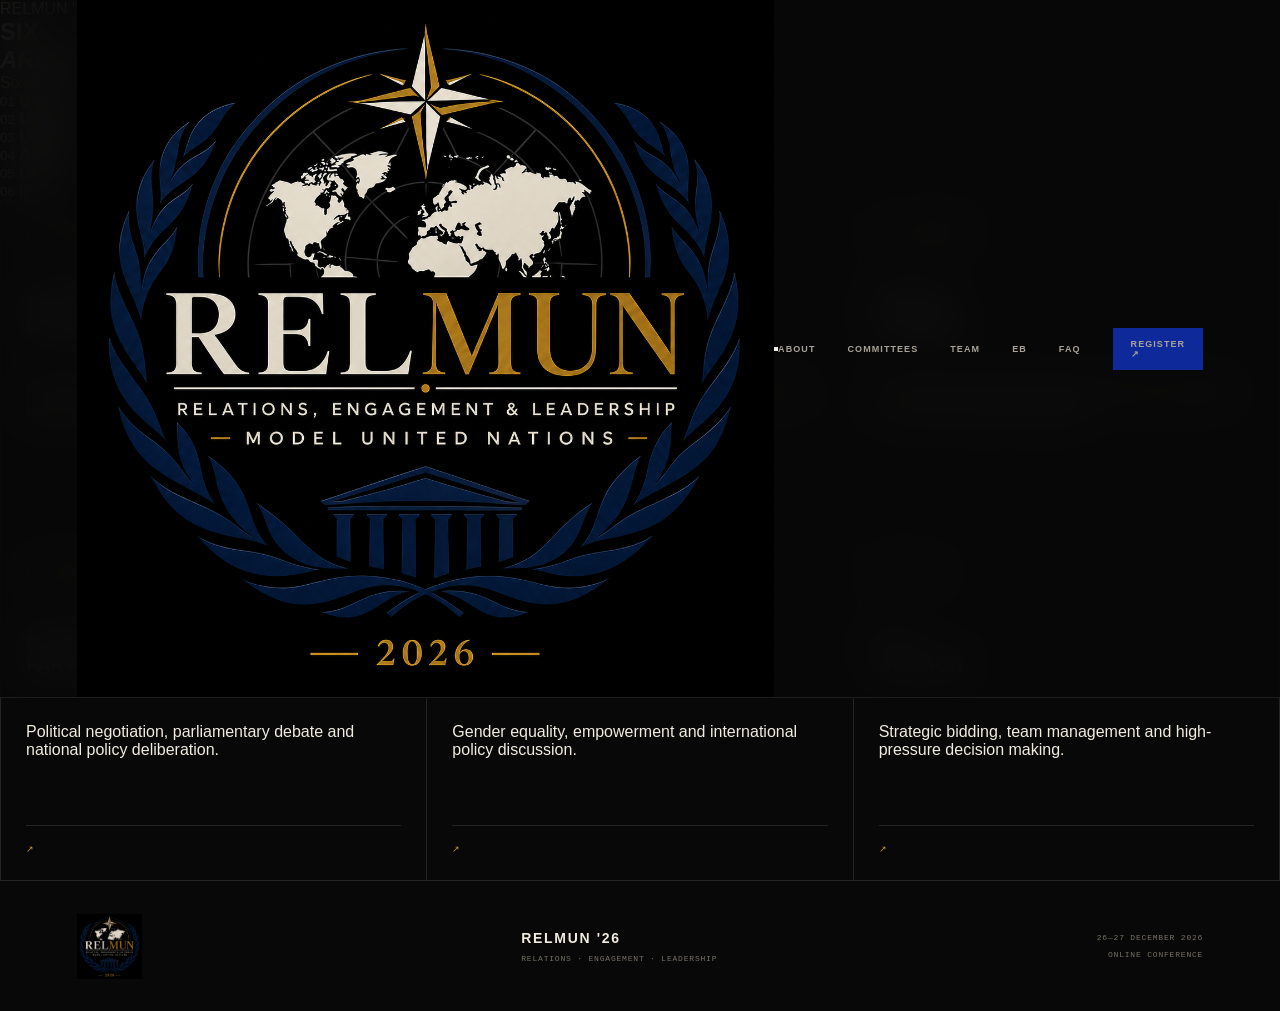
<file: committees.html>
<!doctype html>
<html lang="en">

<head>
<meta charset="utf-8">
<meta name="viewport" content="width=device-width,initial-scale=1">

<title>Committees — RELMUN '26</title>

<link rel="icon" href="relmun-logo.png">
<link rel="stylesheet" href="style.css">
</head>


<body>

<header>

<nav class="navbar">

<a
  class="nav-logo"
  href="index.html"
>
  <img
    src="relmun-logo.png"
    alt="RELMUN '26"
  >
</a>


<button
  class="nav-menu"
  id="navMenu"
  aria-label="Open menu"
>
  <span></span>
  <span></span>
</button>


<div
  class="nav-links"
  id="navLinks"
>

<a href="index.html#about">
  ABOUT
</a>

<a href="committees.html">
  COMMITTEES
</a>

<a href="index.html#team">
  TEAM
</a>

<a href="eb.html">
  EB
</a>

<a href="faq.html">
  FAQ
</a>

<a
  href="register.html"
  class="nav-register"
>
  REGISTER ↗
</a>

</div>

</nav>

</header>


<main class="detail-page">


<section class="detail-hero">

<div>

<span class="detail-kicker">
  RELMUN '26 · COMMITTEES
</span>

<h1>
  SIX<br>
  <em>ARENAS.</em>
</h1>

<p>
  Six distinct committee experiences.
  Explore the mandate, format and focus
  of every room.
</p>

</div>


<div class="detail-side">

<div>
  <small>01</small>
  <strong>UNSC</strong>
</div>

<div>
  <small>02</small>
  <strong>UNHRC</strong>
</div>

<div>
  <small>03</small>
  <strong>UNODC</strong>
</div>

<div>
  <small>04</small>
  <strong>AIPPM</strong>
</div>

<div>
  <small>05</small>
  <strong>UNW</strong>
</div>

<div>
  <small>06</small>
  <strong>IPLA</strong>
</div>

</div>

</section>



<section class="detail-content">

<div class="committee-grid">


<!-- UNSC -->

<a
  class="committee-card"
  href="committee.html?committee=unsc"
>

<span class="number">
  01 / UNSC
</span>

<h3>
  SECURITY<br>
  COUNCIL
</h3>

<p>
  International peace and security,
  diplomacy and high-level decision making.
</p>

<div
  class="card-footer"
  style="margin-top: 18px;"
>

<span>↗</span>

</div>

</a>



<!-- UNHRC -->

<a
  class="committee-card"
  href="committee.html?committee=unhrc"
>

<span class="number">
  02 / UNHRC
</span>

<h3>
  HUMAN<br>
  RIGHTS
</h3>

<p>
  International human rights, cooperation
  and policy-focused multilateral debate.
</p>

<div
  class="card-footer"
  style="margin-top: 18px;"
>

<span>↗</span>

</div>

</a>



<!-- UNODC -->

<a
  class="committee-card"
  href="committee.html?committee=unodc"
>

<span class="number">
  03 / UNODC
</span>

<h3>
  DRUGS<br>
  &amp; CRIME
</h3>

<p>
  International cooperation against drugs,
  organised crime and related challenges.
</p>

<div
  class="card-footer"
  style="margin-top: 18px;"
>

<span>↗</span>

</div>

</a>



<!-- AIPPM -->

<a
  class="committee-card"
  href="committee.html?committee=aippm"
>

<span class="number">
  04 / AIPPM
</span>

<h3>
  POLITICAL<br>
  PARTIES
</h3>

<p>
  Political negotiation, parliamentary debate
  and national policy deliberation.
</p>

<div
  class="card-footer"
  style="margin-top: 18px;"
>

<span>↗</span>

</div>

</a>



<!-- UN WOMEN -->

<a
  class="committee-card"
  href="committee.html?committee=unw"
>

<span class="number">
  05 / UNW
</span>

<h3>
  UN<br>
  WOMEN
</h3>

<p>
  Gender equality, empowerment and
  international policy discussion.
</p>

<div
  class="card-footer"
  style="margin-top: 18px;"
>

<span>↗</span>

</div>

</a>



<!-- IPLA -->

<a
  class="committee-card"
  href="committee.html?committee=ipla"
>

<span class="number">
  06 / IPLA
</span>

<h3>
  IPL<br>
  AUCTION
</h3>

<p>
  Strategic bidding, team management and
  high-pressure decision making.
</p>

<div
  class="card-footer"
  style="margin-top: 18px;"
>

<span>↗</span>

</div>

</a>


</div>

</section>

</main>



<footer>

<div class="footer-logo">

<img
  src="relmun-logo.png"
  alt="RELMUN '26"
>

</div>


<div class="footer-middle">

<strong>
  RELMUN '26
</strong>

<span>
  RELATIONS · ENGAGEMENT · LEADERSHIP
</span>

</div>


<div class="footer-right">

<span>
  26—27 DECEMBER 2026
</span>

<span>
  ONLINE CONFERENCE
</span>

</div>

</footer>



<div id="relmun-chatbot"></div>


<script>

const menu =
  document.getElementById("navMenu");

const links =
  document.getElementById("navLinks");


menu?.addEventListener(
  "click",
  () => {

    links.classList.toggle("open");

  }
);

</script>


<script src="chatbot.js"></script>

</body>
</html>
</file>
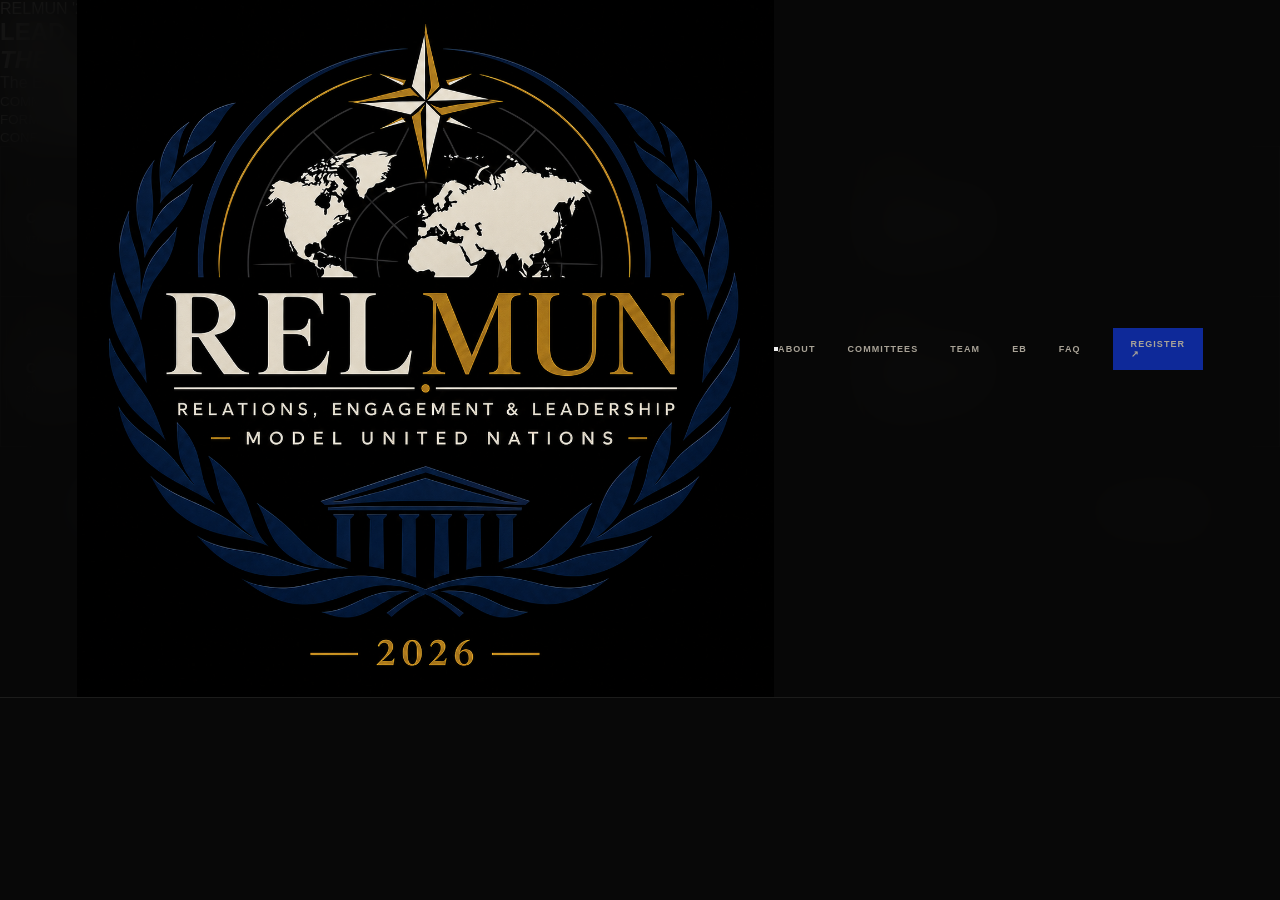
<file: eb.html>
<!doctype html>
<html lang="en">
<head>
<meta charset="utf-8">
<meta name="viewport" content="width=device-width,initial-scale=1">
<title>Executive Board — RELMUN '26</title>
<link rel="icon" href="relmun-logo.png">
<link rel="stylesheet" href="style.css">
</head>

<body>

<header>
<nav class="navbar">
<a class="nav-logo" href="index.html"><img src="relmun-logo.png" alt="RELMUN '26"></a>
<button class="nav-menu" id="navMenu"><span></span><span></span></button>
<div class="nav-links" id="navLinks">
<a href="index.html#about">ABOUT</a>
<a href="committees.html">COMMITTEES</a>
<a href="index.html#team">TEAM</a>
<a href="eb.html">EB</a>
<a href="faq.html">FAQ</a>
<a href="register.html" class="nav-register">REGISTER ↗</a>
</div>
</nav>
</header>

<main class="detail-page">

<section class="detail-hero">
<div>
<span class="detail-kicker">RELMUN '26 · EXECUTIVE BOARD</span>
<h1>LEAD<br><em>THE ROOM.</em></h1>
<p>The Executive Board guides debate, maintains committee procedure and shapes the delegate experience.</p>
</div>

<div class="detail-side">
<div><small>COMMITTEES</small><strong>06</strong></div>
<div><small>FORMAT</small><strong>ONLINE</strong></div>
<div><small>CONFERENCE</small><strong>26—27 DEC</strong></div>
</div>
</section>

<section class="detail-content">

<div class="eb-grid">

<article><span>UNSC</span><h3>CHAIR · TBA</h3><p>VICE CHAIR · TBA<br>MODERATOR · TBA</p></article>

<article><span>UNHRC</span><h3>CHAIR · TBA</h3><p>VICE CHAIR · TBA<br>MODERATOR · TBA</p></article>

<article><span>UNODC</span><h3>CHAIR · TBA</h3><p>VICE CHAIR · TBA<br>MODERATOR · TBA</p></article>

<article><span>AIPPM</span><h3>CHAIR · TBA</h3><p>CO-CHAIR · TBA<br>MODERATOR · TBA</p></article>

<article><span>UNW</span><h3>CHAIR · TBA</h3><p>VICE CHAIR · TBA<br>MODERATOR · TBA</p></article>

<article><span>IPLA</span><h3>CHAIR · TBA</h3><p>CO-CHAIR · TBA<br>MODERATOR · TBA</p></article>

</div>

</section>
</main>

<footer>
<div class="footer-logo"><img src="relmun-logo.png" alt="RELMUN '26"></div>
<div class="footer-middle"><strong>RELMUN '26</strong><span>RELATIONS · ENGAGEMENT · LEADERSHIP</span></div>
<div class="footer-right"><span>26—27 DECEMBER 2026</span><span>ONLINE CONFERENCE</span></div>
</footer>

<div id="relmun-chatbot"></div>

<script>
document.getElementById("navMenu").addEventListener("click",()=>{
document.getElementById("navLinks").classList.toggle("open");
});
</script>
<script src="chatbot.js"></script>
</body>
</html>
</file>
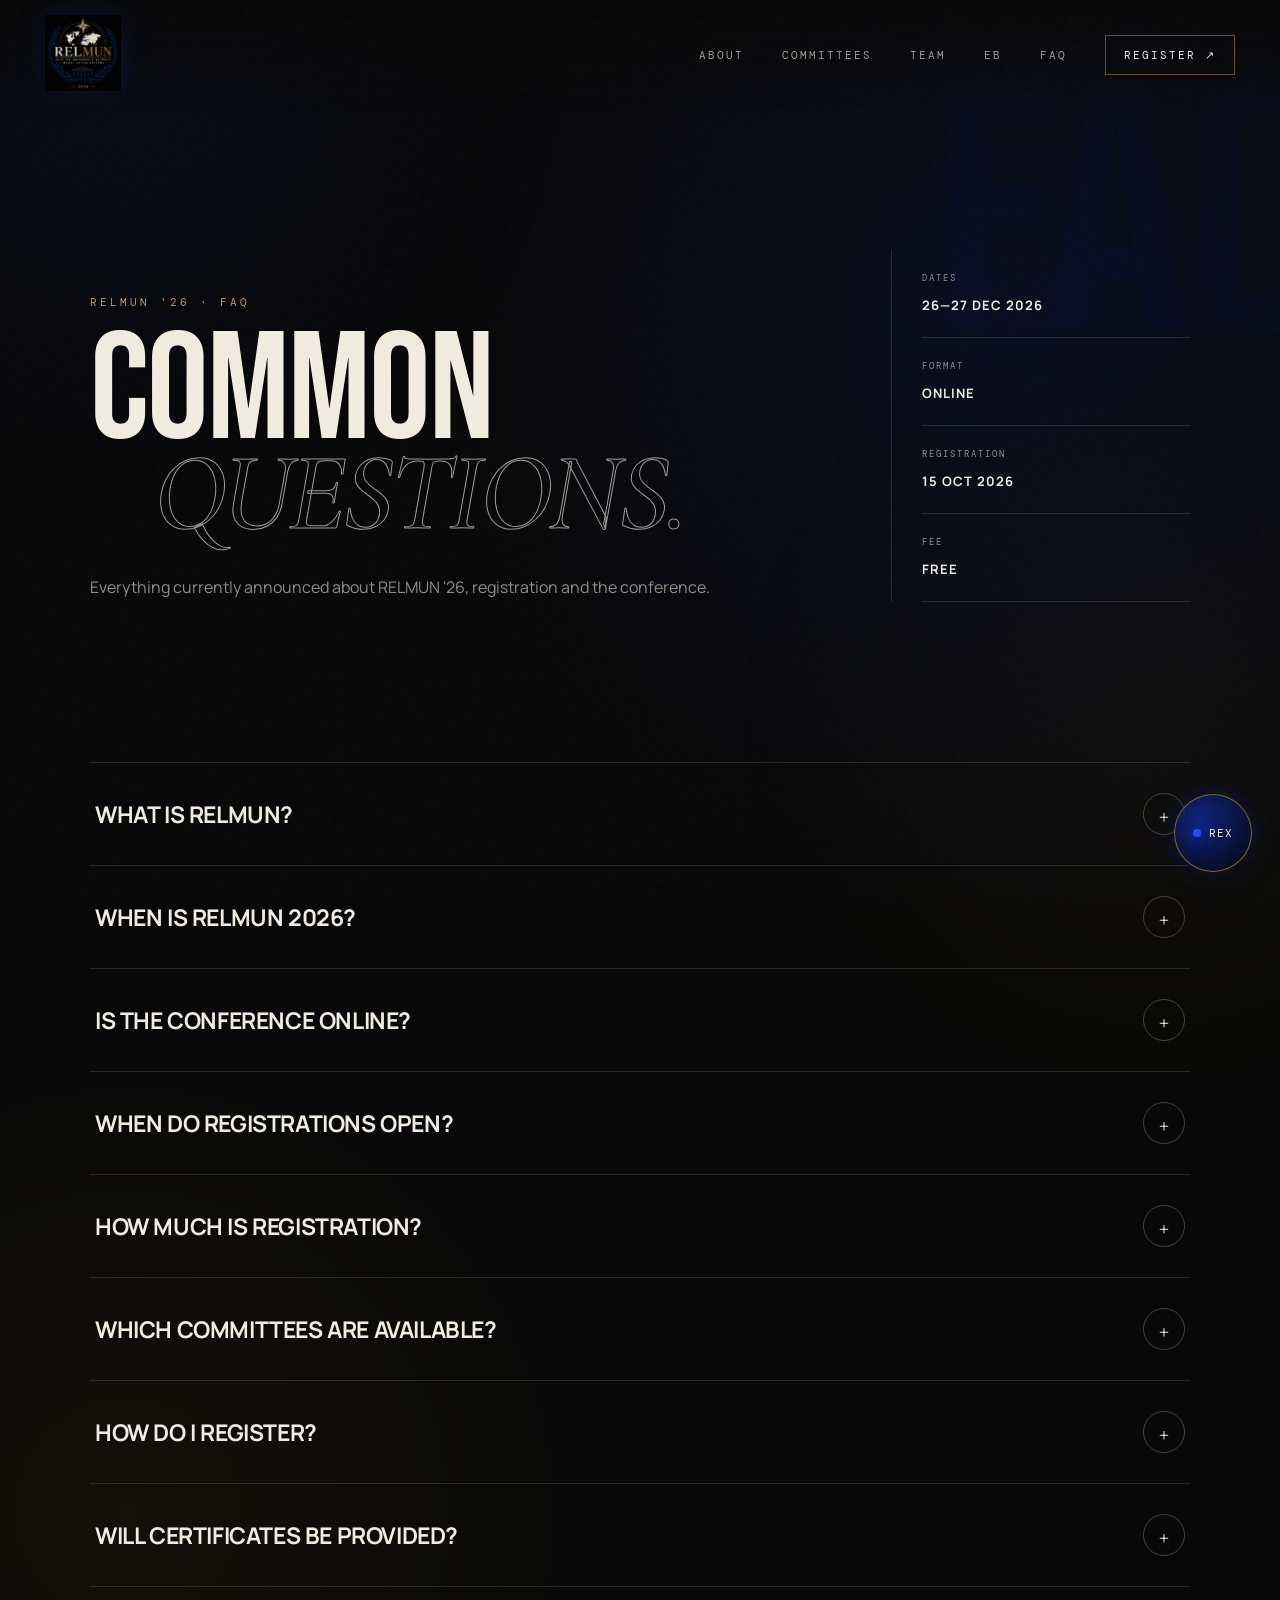
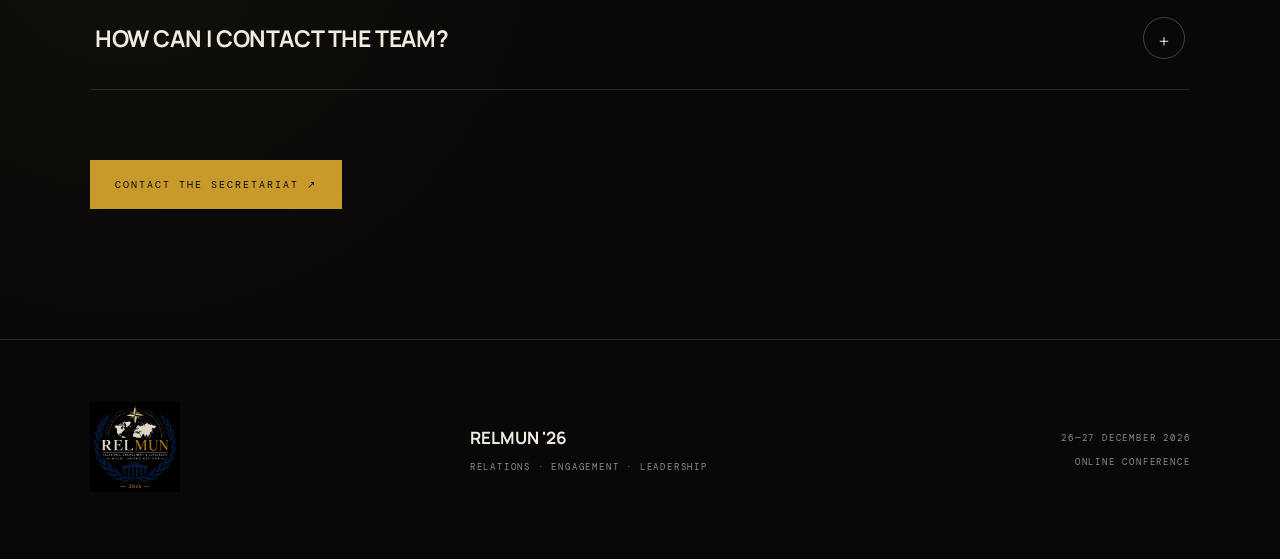
<file: faq.html>
<!doctype html>
<html lang="en">
<head>
<meta charset="utf-8">
<meta name="viewport" content="width=device-width,initial-scale=1">

<title>FAQ — RELMUN '26</title>
<link rel="icon" href="relmun-logo.png">

<!-- FONTS -->
<link rel="preconnect" href="https://fonts.googleapis.com">
<link rel="preconnect" href="https://fonts.gstatic.com" crossorigin>
<link href="https://fonts.googleapis.com/css2?family=Bebas+Neue&family=Cormorant+Garamond:ital,wght@0,400;0,500;0,600;1,500;1,600&family=DM+Mono:wght@400;500&family=Manrope:wght@400;500;600;700;800&display=swap" rel="stylesheet">

<style>

/* =========================================================
   RELMUN '26 — FAQ
   ========================================================= */

:root{
    --black:#080808;
    --deep:#05060b;
    --ivory:#F1ECE0;
    --blue:#0e2999;
    --gold:#C79A2B;
    --muted:rgba(241,236,224,.58);
    --line:rgba(241,236,224,.13);
}

*{
    margin:0;
    padding:0;
    box-sizing:border-box;
}

html{
    scroll-behavior:smooth;
}

body{
    background:
        radial-gradient(circle at 80% 15%,rgba(14,41,153,.16),transparent 28%),
        radial-gradient(circle at 10% 70%,rgba(199,154,43,.06),transparent 25%),
        var(--black);
    color:var(--ivory);
    font-family:"Manrope",sans-serif;
    overflow-x:hidden;
}

/* subtle moving background */

body::before{
    content:"";
    position:fixed;
    inset:-50%;
    pointer-events:none;
    z-index:-2;
    background:
        radial-gradient(circle at 30% 30%,rgba(14,41,153,.09),transparent 20%),
        radial-gradient(circle at 70% 65%,rgba(199,154,43,.045),transparent 20%);
    animation:bgFloat 18s ease-in-out infinite alternate;
}

@keyframes bgFloat{
    from{transform:translate3d(-2%,0,0) scale(1);}
    to{transform:translate3d(2%,2%,0) scale(1.05);}
}

/* grain */

body::after{
    content:"";
    position:fixed;
    inset:0;
    pointer-events:none;
    z-index:9998;
    opacity:.035;
    background-image:url("data:image/svg+xml,%3Csvg viewBox='0 0 180 180' xmlns='http://www.w3.org/2000/svg'%3E%3Cfilter id='n'%3E%3CfeTurbulence type='fractalNoise' baseFrequency='.85' numOctaves='4' stitchTiles='stitch'/%3E%3C/filter%3E%3Crect width='100%25' height='100%25' filter='url(%23n)' opacity='.5'/%3E%3C/svg%3E");
}

/* =========================================================
   NAVBAR
   ========================================================= */

header{
    position:fixed;
    top:0;
    left:0;
    width:100%;
    z-index:500;
    padding:20px 3.5vw;
    background:linear-gradient(
        to bottom,
        rgba(8,8,8,.92),
        rgba(8,8,8,.55),
        transparent
    );
    backdrop-filter:blur(8px);
}

.navbar{
    max-width:1500px;
    margin:auto;
    height:70px;
    display:flex;
    align-items:center;
    justify-content:space-between;
}

.nav-logo img{
    width:76px;
    height:76px;
    object-fit:contain;
    transition:.5s ease;
    filter:drop-shadow(0 0 12px rgba(14,41,153,.25));
}

.nav-logo:hover img{
    transform:rotate(-4deg) scale(1.07);
    filter:drop-shadow(0 0 25px rgba(14,41,153,.5));
}

.nav-links{
    display:flex;
    align-items:center;
    gap:38px;
}

.nav-links a{
    position:relative;
    color:rgba(241,236,224,.65);
    text-decoration:none;
    font-family:"DM Mono",monospace;
    font-size:11px;
    letter-spacing:2px;
    transition:.35s ease;
}

.nav-links a::after{
    content:"";
    position:absolute;
    left:0;
    bottom:-8px;
    width:0;
    height:1px;
    background:var(--gold);
    transition:.35s ease;
}

.nav-links a:hover{
    color:var(--ivory);
}

.nav-links a:hover::after{
    width:100%;
}

.nav-links .nav-register{
    color:var(--ivory);
    border:1px solid rgba(199,154,43,.5);
    padding:12px 18px;
}

.nav-links .nav-register:hover{
    background:var(--gold);
    color:#080808;
}

.nav-links .nav-register::after{
    display:none;
}

.nav-menu{
    display:none;
}

/* =========================================================
   HERO
   ========================================================= */

.detail-page{
    min-height:100vh;
}

.detail-hero{
    min-height:78vh;
    padding:180px 7vw 100px;
    display:grid;
    grid-template-columns:1.4fr .6fr;
    gap:8vw;
    align-items:end;
    position:relative;
    overflow:hidden;
}

.detail-hero::before{
    content:"FAQ";
    position:absolute;
    right:-4vw;
    top:14%;
    font-family:"Bebas Neue",sans-serif;
    font-size:28vw;
    line-height:.7;
    color:rgba(14,41,153,.055);
    pointer-events:none;
    animation:heroWord 8s ease-in-out infinite alternate;
}

@keyframes heroWord{
    from{transform:translateY(-10px);}
    to{transform:translateY(20px);}
}

.detail-kicker{
    display:inline-block;
    font-family:"DM Mono",monospace;
    font-size:11px;
    letter-spacing:3px;
    color:var(--gold);
    margin-bottom:25px;
    opacity:0;
    animation:rise .9s .1s forwards;
}

.detail-hero h1{
    position:relative;
    z-index:2;
    font-family:"Bebas Neue",sans-serif;
    font-weight:400;
    font-size:clamp(80px,12vw,190px);
    line-height:.76;
    letter-spacing:-2px;
    opacity:0;
    animation:rise 1s .2s forwards;
}

.detail-hero h1 em{
    display:block;
    color:transparent;
    -webkit-text-stroke:1px rgba(241,236,224,.65);
    font-family:"Cormorant Garamond",serif;
    font-size:.72em;
    font-weight:500;
    letter-spacing:-3px;
    transform:translateX(5vw);
}

.detail-hero p{
    max-width:650px;
    margin-top:38px;
    color:var(--muted);
    font-size:16px;
    line-height:1.8;
    opacity:0;
    animation:rise 1s .45s forwards;
}

.detail-side{
    position:relative;
    z-index:3;
    border-left:1px solid var(--line);
    padding-left:30px;
    opacity:0;
    animation:sideIn 1s .5s forwards;
}

.detail-side div{
    padding:22px 0;
    border-bottom:1px solid var(--line);
}

.detail-side small{
    display:block;
    font-family:"DM Mono",monospace;
    color:var(--muted);
    font-size:9px;
    letter-spacing:2px;
    margin-bottom:9px;
}

.detail-side strong{
    font-size:13px;
    letter-spacing:1px;
}

@keyframes rise{
    from{
        opacity:0;
        transform:translateY(35px);
    }
    to{
        opacity:1;
        transform:translateY(0);
    }
}

@keyframes sideIn{
    from{
        opacity:0;
        transform:translateX(35px);
    }
    to{
        opacity:1;
        transform:translateX(0);
    }
}

/* =========================================================
   CONTENT
   ========================================================= */

.detail-content{
    width:min(1100px,86vw);
    margin:0 auto;
    padding:60px 0 130px;
}

.faq-list{
    border-top:1px solid var(--line);
}

.faq-item{
    border-bottom:1px solid var(--line);
    overflow:hidden;
    opacity:0;
    transform:translateY(35px);
    transition:
        opacity .7s ease,
        transform .7s cubic-bezier(.2,.7,.2,1);
}

.faq-item.visible{
    opacity:1;
    transform:translateY(0);
}

.faq-question{
    width:100%;
    padding:30px 5px;
    border:0;
    outline:0;
    background:none;
    color:var(--ivory);
    display:flex;
    align-items:center;
    justify-content:space-between;
    cursor:pointer;
    text-align:left;
    font-family:"Manrope",sans-serif;
    font-weight:700;
    font-size:clamp(16px,2vw,23px);
    letter-spacing:-.4px;
    transition:.35s ease;
}

.faq-question span{
    width:42px;
    height:42px;
    border:1px solid rgba(241,236,224,.25);
    border-radius:50%;
    display:flex;
    align-items:center;
    justify-content:center;
    font-family:"Cormorant Garamond",serif;
    font-size:25px;
    font-weight:400;
    transition:.45s cubic-bezier(.2,.8,.2,1);
}

.faq-question:hover{
    padding-left:14px;
    color:#fff;
}

.faq-question:hover span{
    border-color:var(--gold);
    color:var(--gold);
    transform:rotate(90deg);
}

.faq-item.open .faq-question{
    color:var(--gold);
}

.faq-item.open .faq-question span{
    transform:rotate(180deg);
    border-color:var(--gold);
    background:var(--gold);
    color:#080808;
}

.faq-answer{
    display:grid;
    grid-template-rows:0fr;
    transition:grid-template-rows .6s cubic-bezier(.2,.8,.2,1);
}

.faq-answer > div,
.faq-answer p{
    min-height:0;
}

.faq-answer p{
    overflow:hidden;
    color:var(--muted);
    line-height:1.8;
    font-size:15px;
    max-width:850px;
    padding:0 55px 0 5px;
    opacity:0;
    transform:translateY(-10px);
    transition:.45s ease;
}

.faq-item.open .faq-answer{
    grid-template-rows:1fr;
}

.faq-item.open .faq-answer p{
    padding-bottom:32px;
    opacity:1;
    transform:translateY(0);
}

/* =========================================================
   CONTACT BUTTON
   ========================================================= */

.contact-wrap{
    padding-top:70px;
}

.btn{
    display:inline-flex;
    align-items:center;
    gap:15px;
    text-decoration:none;
    font-family:"DM Mono",monospace;
    font-size:10px;
    letter-spacing:2px;
    transition:.4s ease;
}

.btn-gold{
    color:#080808;
    background:var(--gold);
    padding:18px 25px;
    position:relative;
    overflow:hidden;
}

.btn-gold::before{
    content:"";
    position:absolute;
    inset:0;
    background:var(--ivory);
    transform:translateX(-105%);
    transition:.5s cubic-bezier(.2,.8,.2,1);
}

.btn-gold:hover::before{
    transform:translateX(0);
}

.btn-gold:hover{
    transform:translateY(-4px);
    box-shadow:0 15px 40px rgba(199,154,43,.18);
}

.btn-gold{
    z-index:1;
}

.btn-gold::after{
    content:"";
    position:absolute;
    z-index:-1;
}

.contact-wrap .btn{
    position:relative;
}

/* =========================================================
   FOOTER
   ========================================================= */

footer{
    border-top:1px solid var(--line);
    min-height:220px;
    padding:55px 7vw;
    display:grid;
    grid-template-columns:1fr 1fr 1fr;
    align-items:center;
    gap:40px;
}

.footer-logo img{
    width:90px;
    height:90px;
    object-fit:contain;
}

.footer-middle{
    display:flex;
    flex-direction:column;
    gap:12px;
}

.footer-middle strong{
    font-size:17px;
}

.footer-middle span,
.footer-right span{
    font-family:"DM Mono",monospace;
    font-size:9px;
    letter-spacing:1.8px;
    color:var(--muted);
}

.footer-right{
    display:flex;
    flex-direction:column;
    gap:12px;
    text-align:right;
}

/* =========================================================
   REX — WORKING FLOATING CHAT
   ========================================================= */

#rex{
    position:fixed;
    right:28px;
    bottom:28px;
    z-index:9000;
    font-family:"Manrope",sans-serif;
}

.rex-button{
    width:78px;
    height:78px;
    border-radius:50%;
    border:1px solid rgba(199,154,43,.6);
    background:
        radial-gradient(circle at 35% 30%,rgba(14,41,153,.8),rgba(5,6,11,.98));
    color:var(--ivory);
    cursor:pointer;
    display:flex;
    align-items:center;
    justify-content:center;
    box-shadow:
        0 0 0 8px rgba(14,41,153,.05),
        0 0 35px rgba(14,41,153,.22);
    transition:.4s ease;
    animation:rexPulse 3s ease-in-out infinite;
}

.rex-button:hover{
    transform:scale(1.08);
    border-color:var(--gold);
    box-shadow:
        0 0 0 10px rgba(199,154,43,.06),
        0 0 45px rgba(199,154,43,.25);
}

.rex-dot{
    width:8px;
    height:8px;
    border-radius:50%;
    background:#244cff;
    box-shadow:0 0 15px #244cff;
    margin-right:8px;
}

.rex-name{
    font-family:"DM Mono",monospace;
    font-size:11px;
    letter-spacing:1px;
}

@keyframes rexPulse{
    0%,100%{
        box-shadow:
            0 0 0 8px rgba(14,41,153,.05),
            0 0 35px rgba(14,41,153,.22);
    }
    50%{
        box-shadow:
            0 0 0 13px rgba(14,41,153,.02),
            0 0 50px rgba(14,41,153,.35);
    }
}

.rex-window{
    position:absolute;
    right:0;
    bottom:95px;
    width:330px;
    border:1px solid rgba(241,236,224,.16);
    background:rgba(7,8,13,.96);
    backdrop-filter:blur(20px);
    box-shadow:0 25px 80px rgba(0,0,0,.5);
    opacity:0;
    visibility:hidden;
    transform:translateY(20px) scale(.96);
    transform-origin:bottom right;
    transition:.4s cubic-bezier(.2,.8,.2,1);
}

.rex-window.open{
    opacity:1;
    visibility:visible;
    transform:translateY(0) scale(1);
}

.rex-head{
    padding:18px;
    border-bottom:1px solid var(--line);
    display:flex;
    align-items:center;
    justify-content:space-between;
}

.rex-head strong{
    font-size:13px;
}

.rex-head small{
    color:var(--muted);
    font-family:"DM Mono",monospace;
    font-size:8px;
    letter-spacing:1px;
}

.rex-close{
    border:0;
    background:none;
    color:var(--muted);
    font-size:20px;
    cursor:pointer;
}

.rex-body{
    padding:22px;
}

.rex-body p{
    color:var(--muted);
    font-size:13px;
    line-height:1.7;
}

.rex-body b{
    color:var(--ivory);
}

.rex-actions{
    margin-top:18px;
    display:flex;
    flex-wrap:wrap;
    gap:8px;
}

.rex-actions button{
    border:1px solid var(--line);
    background:rgba(255,255,255,.025);
    color:var(--ivory);
    padding:9px 11px;
    font-size:9px;
    font-family:"DM Mono",monospace;
    cursor:pointer;
    transition:.3s ease;
}

.rex-actions button:hover{
    border-color:var(--gold);
    color:var(--gold);
}

/* =========================================================
   MOBILE
   ========================================================= */

@media(max-width:800px){

    header{
        padding:12px 5vw;
    }

    .nav-links{
        position:fixed;
        inset:0;
        background:rgba(5,5,7,.98);
        flex-direction:column;
        justify-content:center;
        gap:28px;
        opacity:0;
        visibility:hidden;
        transform:translateY(-20px);
        transition:.4s ease;
    }

    .nav-links.open{
        opacity:1;
        visibility:visible;
        transform:translateY(0);
    }

    .nav-links a{
        font-size:13px;
    }

    .nav-menu{
        display:flex;
        width:42px;
        height:42px;
        border:1px solid var(--line);
        background:none;
        flex-direction:column;
        justify-content:center;
        gap:6px;
        align-items:center;
        cursor:pointer;
        z-index:20;
    }

    .nav-menu span{
        width:17px;
        height:1px;
        background:var(--ivory);
    }

    .detail-hero{
        grid-template-columns:1fr;
        min-height:auto;
        padding:150px 7vw 80px;
        gap:60px;
    }

    .detail-hero h1{
        font-size:23vw;
    }

    .detail-side{
        padding-left:20px;
    }

    .detail-content{
        width:86vw;
        padding-top:20px;
    }

    .faq-question{
        padding:25px 0;
        font-size:16px;
    }

    .faq-question span{
        width:35px;
        height:35px;
        min-width:35px;
    }

    .faq-answer p{
        padding-right:10px;
        font-size:14px;
    }

    footer{
        grid-template-columns:1fr;
        padding:45px 7vw;
    }

    .footer-right{
        text-align:left;
    }

    #rex{
        right:16px;
        bottom:16px;
    }

    .rex-window{
        width:min(330px,calc(100vw - 32px));
    }
}

/* =========================================================
   ACCESSIBILITY
   ========================================================= */

@media(prefers-reduced-motion:reduce){
    *,
    *::before,
    *::after{
        animation-duration:.01ms!important;
        animation-iteration-count:1!important;
        transition-duration:.01ms!important;
        scroll-behavior:auto!important;
    }
}

</style>
</head>

<body>

<!-- =======================================================
     NAV
======================================================= -->

<header>
<nav class="navbar">

<a class="nav-logo" href="index.html">
    <img src="relmun-logo.png" alt="RELMUN '26">
</a>

<button class="nav-menu" id="navMenu" aria-label="Open menu">
    <span></span>
    <span></span>
</button>

<div class="nav-links" id="navLinks">
    <a href="index.html#about">ABOUT</a>
    <a href="committees.html">COMMITTEES</a>
    <a href="index.html#team">TEAM</a>
    <a href="eb.html">EB</a>
    <a href="faq.html">FAQ</a>
    <a href="register.html" class="nav-register">REGISTER ↗</a>
</div>

</nav>
</header>


<!-- =======================================================
     MAIN
======================================================= -->

<main class="detail-page">

<section class="detail-hero">

<div>
    <span class="detail-kicker">RELMUN '26 · FAQ</span>

    <h1>
        COMMON<br>
        <em>QUESTIONS.</em>
    </h1>

    <p>
        Everything currently announced about RELMUN '26,
        registration and the conference.
    </p>
</div>

<div class="detail-side">

    <div>
        <small>DATES</small>
        <strong>26—27 DEC 2026</strong>
    </div>

    <div>
        <small>FORMAT</small>
        <strong>ONLINE</strong>
    </div>

    <div>
        <small>REGISTRATION</small>
        <strong>15 OCT 2026</strong>
    </div>

    <div>
        <small>FEE</small>
        <strong>FREE</strong>
    </div>

</div>

</section>


<section class="detail-content">

<div class="faq-list">

<div class="faq-item">
<button class="faq-question">
    WHAT IS RELMUN?
    <span>+</span>
</button>
<div class="faq-answer">
    <p>
        RELMUN stands for Regional Engagement & Leadership
        Model United Nations. It is an online MUN conference
        built around diplomacy, debate, engagement and leadership.
    </p>
</div>
</div>


<div class="faq-item">
<button class="faq-question">
    WHEN IS RELMUN 2026?
    <span>+</span>
</button>
<div class="faq-answer">
    <p>
        RELMUN '26 takes place on 26–27 December 2026.
    </p>
</div>
</div>


<div class="faq-item">
<button class="faq-question">
    IS THE CONFERENCE ONLINE?
    <span>+</span>
</button>
<div class="faq-answer">
    <p>
        Yes. RELMUN '26 is an online Model United Nations conference.
    </p>
</div>
</div>


<div class="faq-item">
<button class="faq-question">
    WHEN DO REGISTRATIONS OPEN?
    <span>+</span>
</button>
<div class="faq-answer">
    <p>
        Delegate registrations open on 15 October 2026.
    </p>
</div>
</div>


<div class="faq-item">
<button class="faq-question">
    HOW MUCH IS REGISTRATION?
    <span>+</span>
</button>
<div class="faq-answer">
    <p>
        Registration for RELMUN '26 is completely FREE.
    </p>
</div>
</div>


<div class="faq-item">
<button class="faq-question">
    WHICH COMMITTEES ARE AVAILABLE?
    <span>+</span>
</button>
<div class="faq-answer">
    <p>
        The six committees are UNSC, UNHRC, UNODC, AIPPM,
        UN Women and IPLA.
    </p>
</div>
</div>


<div class="faq-item">
<button class="faq-question">
    HOW DO I REGISTER?
    <span>+</span>
</button>
<div class="faq-answer">
    <p>
        From 15 October 2026, delegates can register for free through
        MyMUN or the official Google Form linked on the RELMUN registration page.
    </p>
</div>
</div>


<div class="faq-item">
<button class="faq-question">
    WILL CERTIFICATES BE PROVIDED?
    <span>+</span>
</button>
<div class="faq-answer">
    <p>
        Certificates are provided to participants.
    </p>
</div>
</div>


<div class="faq-item">
<button class="faq-question">
    HOW CAN I CONTACT THE TEAM?
    <span>+</span>
</button>
<div class="faq-answer">
    <p>
        Email the Secretariat at
        <b>relmun.official@gmail.com</b>
        or contact RELMUN through
        <b>@relmun.official</b> on Instagram.
    </p>
</div>
</div>

</div>


<div class="contact-wrap">
<a class="btn btn-gold" href="mailto:relmun.official@gmail.com">
    CONTACT THE SECRETARIAT ↗
</a>
</div>

</section>

</main>


<!-- =======================================================
     FOOTER
======================================================= -->

<footer>

<div class="footer-logo">
    <img src="relmun-logo.png" alt="RELMUN '26">
</div>

<div class="footer-middle">
    <strong>RELMUN '26</strong>
    <span>RELATIONS · ENGAGEMENT · LEADERSHIP</span>
</div>

<div class="footer-right">
    <span>26—27 DECEMBER 2026</span>
    <span>ONLINE CONFERENCE</span>
</div>

</footer>


<!-- =======================================================
     REX
======================================================= -->

<div id="rex">

<button class="rex-button" id="rexButton" aria-label="Open REX">
    <span class="rex-dot"></span>
    <span class="rex-name">REX</span>
</button>

<div class="rex-window" id="rexWindow">

    <div class="rex-head">
        <div>
            <strong>REX</strong><br>
            <small>RELMUN ASSISTANT</small>
        </div>

        <button class="rex-close" id="rexClose">×</button>
    </div>

    <div class="rex-body">

        <p>
            Hey! I'm <b>REX</b>, the RELMUN assistant.
            What do you want to know?
        </p>

        <div class="rex-actions">

            <button onclick="rexAnswer('RELMUN 2026 takes place on 26–27 December 2026.')">
                DATES
            </button>

            <button onclick="rexAnswer('Delegate registrations open on 15 October 2026.')">
                REGISTRATION
            </button>

            <button onclick="rexAnswer('Delegate registration is Free for all delegates.')">
                FEE
            </button>

            <button onclick="rexAnswer('RELMUN has UNSC, UNHRC, UNODC, AIPPM, UN Women and IPLA.')">
                COMMITTEES
            </button>

        </div>

        <p id="rexResponse" style="margin-top:18px;"></p>

    </div>

</div>

</div>


<script>

/* =========================================================
   MOBILE NAV
========================================================= */

const navMenu = document.getElementById("navMenu");
const navLinks = document.getElementById("navLinks");

navMenu.addEventListener("click",()=>{
    navLinks.classList.toggle("open");
});

navLinks.querySelectorAll("a").forEach(link=>{
    link.addEventListener("click",()=>{
        navLinks.classList.remove("open");
    });
});


/* =========================================================
   FAQ ACCORDION
========================================================= */

document.querySelectorAll(".faq-question").forEach(button=>{

    button.addEventListener("click",()=>{

        const item = button.closest(".faq-item");
        const isOpen = item.classList.contains("open");

        document.querySelectorAll(".faq-item").forEach(other=>{
            other.classList.remove("open");
        });

        if(!isOpen){
            item.classList.add("open");
        }

    });

});


/* =========================================================
   SCROLL REVEALS
========================================================= */

const faqItems = document.querySelectorAll(".faq-item");

const observer = new IntersectionObserver(
    entries=>{
        entries.forEach(entry=>{
            if(entry.isIntersecting){
                entry.target.classList.add("visible");
            }
        });
    },
    {
        threshold:.08,
        rootMargin:"0px 0px -40px 0px"
    }
);

faqItems.forEach((item,index)=>{
    item.style.transitionDelay = `${Math.min(index * 0.06, .4)}s`;
    observer.observe(item);
});


/* =========================================================
   REX
========================================================= */

const rexButton = document.getElementById("rexButton");
const rexWindow = document.getElementById("rexWindow");
const rexClose = document.getElementById("rexClose");

rexButton.addEventListener("click",()=>{
    rexWindow.classList.toggle("open");
});

rexClose.addEventListener("click",()=>{
    rexWindow.classList.remove("open");
});

function rexAnswer(message){
    document.getElementById("rexResponse").textContent = message;
}

document.addEventListener("click",(event)=>{

    if(
        !document.getElementById("rex").contains(event.target)
    ){
        rexWindow.classList.remove("open");
    }

});

</script>

</body>
</html>
</file>
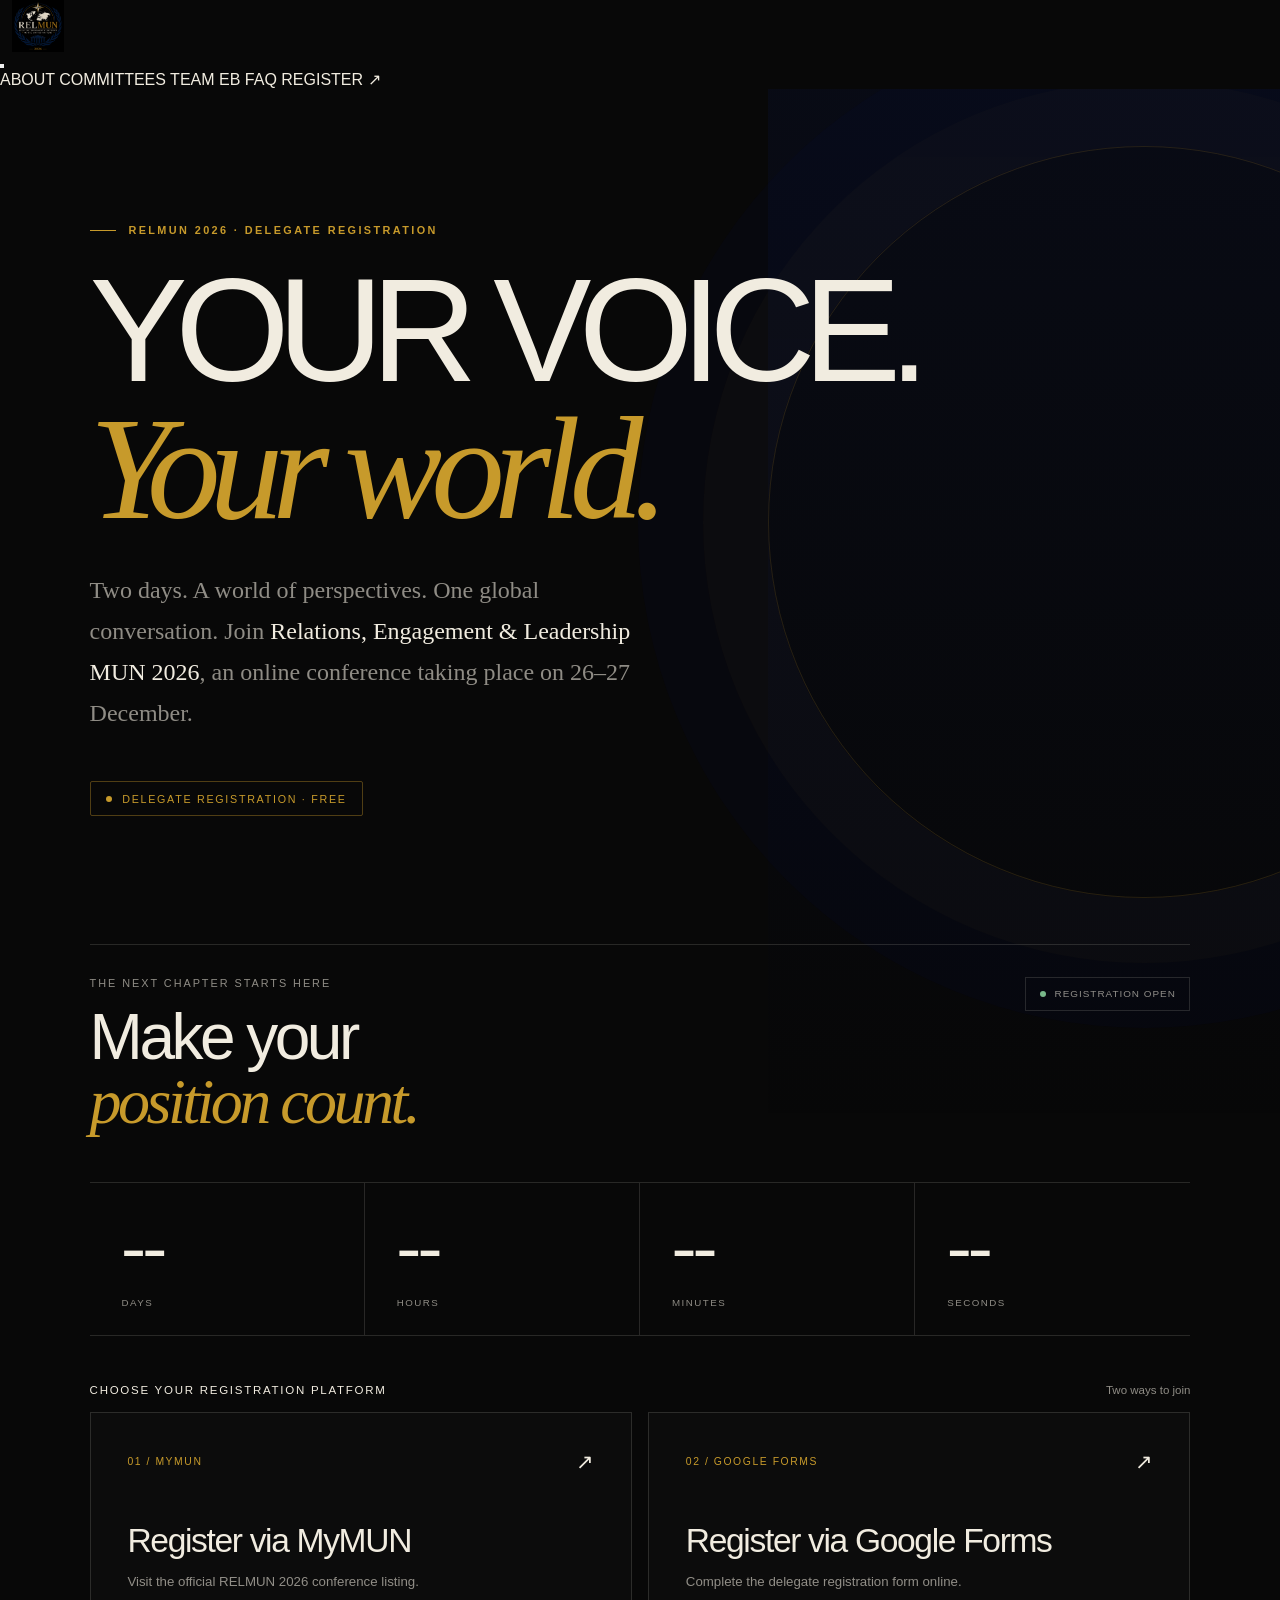
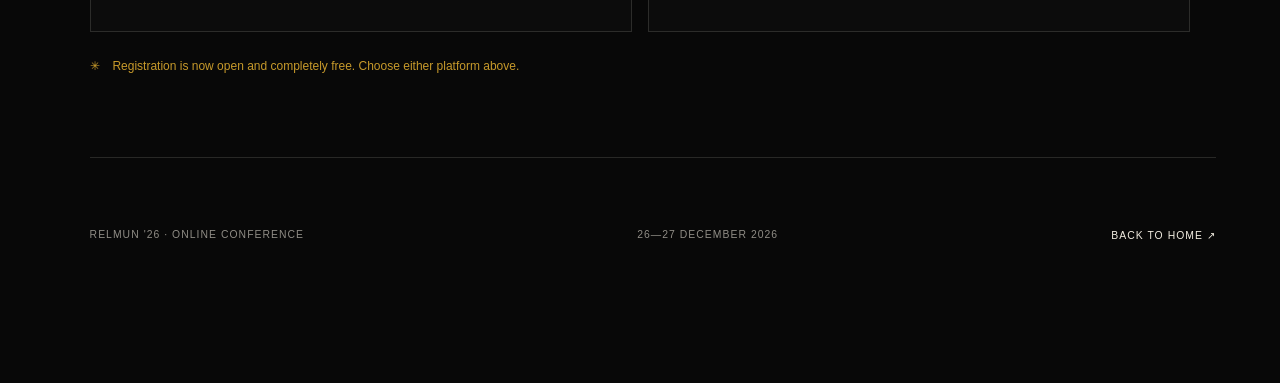
<file: register.html>
<!DOCTYPE html>
<html lang="en">
<head>
  <meta charset="UTF-8">
  <meta name="viewport" content="width=device-width, initial-scale=1">
  <meta name="theme-color" content="#080808">
  <meta name="description" content="Register for RELMUN 2026, an online Model United Nations conference taking place on 26–27 December 2026. Delegate registration is free.">
  <title>Delegate Registration — RELMUN 2026</title>

  <link rel="stylesheet" href="style.css">

  <style>
    :root {
      --reg-black: #080808;
      --reg-ivory: #F1ECE0;
      --reg-blue: #0e2999;
      --reg-gold: #C79A2B;
      --reg-muted: rgba(241, 236, 224, .58);
      --reg-line: rgba(241, 236, 224, .14);
      --reg-ease: cubic-bezier(.22, 1, .36, 1);
    }

    html {
      scroll-behavior: smooth;
      background: var(--reg-black);
    }

    body {
      background: var(--reg-black);
      color: var(--reg-ivory);
      overflow-x: hidden;
    }

    a {
      -webkit-tap-highlight-color: transparent;
    }

    .reg-shell {
      position: relative;
      isolation: isolate;
      min-height: 100vh;
      padding: clamp(8rem, 15vh, 12rem) clamp(1.25rem, 7vw, 7rem) 6rem;
      overflow: hidden;
    }

    .reg-shell::before {
      content: "";
      position: absolute;
      z-index: -1;
      top: 3%;
      right: -15rem;
      width: min(65vw, 750px);
      aspect-ratio: 1;
      border: 1px solid rgba(199, 154, 43, .17);
      border-radius: 50%;
      box-shadow:
        0 0 0 65px rgba(199, 154, 43, .025),
        0 0 0 130px rgba(14, 41, 153, .045);
      pointer-events: none;
      animation: orbit-arrive 1.5s var(--reg-ease) both;
    }

    .reg-shell::after {
      content: "";
      position: absolute;
      z-index: -1;
      top: 0;
      right: 0;
      width: 40%;
      height: 65%;
      background: linear-gradient(
        180deg,
        rgba(14, 41, 153, .09),
        transparent 85%
      );
      pointer-events: none;
    }

    .reg-container {
      width: 100%;
      max-width: 1180px;
      margin-inline: auto;
    }

    .reg-intro {
      animation: reveal-up .9s var(--reg-ease) both;
    }

    .reg-eyebrow {
      display: flex;
      align-items: center;
      gap: .8rem;
      color: var(--reg-gold);
      font-size: .68rem;
      letter-spacing: .22em;
      font-weight: 600;
      text-transform: uppercase;
    }

    .reg-eyebrow::before {
      content: "";
      width: 26px;
      height: 1px;
      background: var(--reg-gold);
    }

    .reg-title {
      margin: 2.1rem 0 1.7rem;
      font-size: clamp(4rem, 11.5vw, 9.5rem);
      line-height: .82;
      letter-spacing: -.085em;
      font-weight: 500;
    }

    .reg-title span {
      display: block;
    }

    .reg-title .reg-title-accent {
      color: var(--reg-gold);
      font-family: var(--serif, Georgia, serif);
      font-weight: 400;
      font-style: italic;
      letter-spacing: -.075em;
      margin-top: .13em;
    }

    .reg-description {
      max-width: 570px;
      color: var(--reg-muted);
      font-family: var(--serif, Georgia, serif);
      font-size: clamp(1.15rem, 2vw, 1.5rem);
      line-height: 1.7;
      margin: 2.5rem 0 3rem;
    }

    .reg-description strong {
      color: var(--reg-ivory);
      font-weight: 500;
    }

    .reg-free {
      display: inline-flex;
      align-items: center;
      gap: .65rem;
      padding: .65rem .95rem;
      border: 1px solid rgba(199, 154, 43, .38);
      border-radius: 2px;
      color: var(--reg-gold);
      font-size: .67rem;
      letter-spacing: .16em;
      text-transform: uppercase;
    }

    .reg-free::before {
      content: "";
      width: 6px;
      height: 6px;
      border-radius: 50%;
      background: var(--reg-gold);
    }

    .reg-panel {
      margin-top: clamp(4rem, 10vw, 8rem);
      border-top: 1px solid var(--reg-line);
      padding-top: 2rem;
      animation: reveal-up 1s .12s var(--reg-ease) both;
    }

    .reg-panel-top {
      display: flex;
      align-items: flex-start;
      justify-content: space-between;
      gap: 2rem;
      margin-bottom: 3rem;
    }

    .reg-panel-kicker {
      color: var(--reg-muted);
      font-size: .68rem;
      letter-spacing: .18em;
      text-transform: uppercase;
    }

    .reg-panel h2 {
      margin: 1rem 0 0;
      font-size: clamp(2rem, 5vw, 4.5rem);
      font-weight: 400;
      line-height: 1;
      letter-spacing: -.055em;
    }

    .reg-panel h2 em {
      color: var(--reg-gold);
      font-family: var(--serif, Georgia, serif);
      font-weight: 400;
    }

    .reg-status {
      display: inline-flex;
      align-items: center;
      gap: .55rem;
      flex-shrink: 0;
      padding: .65rem .85rem;
      border: 1px solid var(--reg-line);
      color: var(--reg-muted);
      font-size: .62rem;
      letter-spacing: .1em;
      text-transform: uppercase;
    }

    .reg-status-dot {
      width: 6px;
      height: 6px;
      background: var(--reg-gold);
      border-radius: 50%;
    }

    .reg-status.is-open .reg-status-dot {
      background: #79B88A;
    }

    .reg-countdown {
      display: grid;
      grid-template-columns: repeat(4, minmax(0, 1fr));
      border-top: 1px solid var(--reg-line);
      border-bottom: 1px solid var(--reg-line);
      margin-bottom: 3rem;
    }

    .reg-time-unit {
      padding: 1.5rem clamp(.5rem, 2.5vw, 2rem) 1.7rem;
      border-right: 1px solid var(--reg-line);
      min-width: 0;
    }

    .reg-time-unit:last-child {
      border-right: 0;
    }

    .reg-time-number {
      display: block;
      font-family: var(--serif, Georgia, serif);
      font-size: clamp(2rem, 6vw, 4.5rem);
      line-height: 1.1;
      font-variant-numeric: tabular-nums;
      letter-spacing: -.04em;
      transition: opacity .2s ease;
    }

    .reg-time-label {
      display: block;
      margin-top: .65rem;
      color: var(--reg-muted);
      font-size: .61rem;
      letter-spacing: .15em;
      text-transform: uppercase;
    }

    .reg-portals-heading {
      display: flex;
      align-items: center;
      justify-content: space-between;
      gap: 1rem;
      margin-bottom: 1rem;
    }

    .reg-portals-heading h3 {
      margin: 0;
      font-size: .72rem;
      letter-spacing: .15em;
      font-weight: 500;
      text-transform: uppercase;
    }

    .reg-portals-heading span {
      color: var(--reg-muted);
      font-size: .72rem;
    }

    .reg-portals {
      display: grid;
      grid-template-columns: repeat(2, minmax(0, 1fr));
      gap: 1rem;
    }

    .reg-card {
      position: relative;
      display: flex;
      flex-direction: column;
      min-height: 220px;
      padding: clamp(1.4rem, 3vw, 2.3rem);
      border: 1px solid var(--reg-line);
      background: rgba(241, 236, 224, .018);
      color: var(--reg-ivory);
      text-decoration: none;
      transition:
        border-color .4s var(--reg-ease),
        background .4s var(--reg-ease),
        transform .4s var(--reg-ease);
    }

    .reg-card:hover,
    .reg-card:focus-visible {
      border-color: rgba(199, 154, 43, .65);
      background: rgba(199, 154, 43, .045);
      transform: translateY(-4px);
      outline: none;
    }

    .reg-card:focus-visible {
      box-shadow: 0 0 0 2px var(--reg-gold);
    }

    .reg-card-top {
      display: flex;
      align-items: center;
      justify-content: space-between;
      gap: 1rem;
    }

    .reg-card-index {
      color: var(--reg-gold);
      font-size: .65rem;
      letter-spacing: .15em;
    }

    .reg-card-arrow {
      font-size: 1.3rem;
      transition: transform .4s var(--reg-ease);
    }

    .reg-card:hover .reg-card-arrow {
      transform: translate(3px, -3px);
    }

    .reg-card h4 {
      margin: auto 0 .7rem;
      padding-top: 2.5rem;
      font-size: clamp(1.4rem, 3vw, 2.1rem);
      font-weight: 400;
      letter-spacing: -.04em;
    }

    .reg-card p {
      max-width: 340px;
      margin: 0;
      color: var(--reg-muted);
      font-size: .83rem;
      line-height: 1.7;
    }

    .reg-card.is-locked {
      opacity: .58;
    }

    .reg-card.is-locked:hover {
      transform: none;
      border-color: var(--reg-line);
      background: rgba(241, 236, 224, .018);
    }

    .reg-card.is-locked .reg-card-arrow {
      display: none;
    }

    .reg-note {
      display: flex;
      align-items: flex-start;
      gap: .8rem;
      margin-top: 1.5rem;
      color: var(--reg-muted);
      font-size: .75rem;
      line-height: 1.8;
    }

    .reg-note span {
      color: var(--reg-gold);
    }

    .reg-bottom {
      display: flex;
      justify-content: space-between;
      flex-wrap: wrap;
      gap: 1rem;
      margin-top: 5rem;
      padding-top: 1.5rem;
      border-top: 1px solid var(--reg-line);
      color: var(--reg-muted);
      font-size: .65rem;
      letter-spacing: .1em;
    }

    .reg-bottom a {
      color: var(--reg-ivory);
      text-decoration: none;
      transition: color .25s ease;
    }

    .reg-bottom a:hover {
      color: var(--reg-gold);
    }

    @keyframes reveal-up {
      from {
        opacity: 0;
        transform: translateY(22px);
      }
      to {
        opacity: 1;
        transform: translateY(0);
      }
    }

    @keyframes orbit-arrive {
      from {
        opacity: 0;
        transform: translate(30px, 10px) scale(.97);
      }
      to {
        opacity: 1;
        transform: translate(0, 0) scale(1);
      }
    }

    @media (max-width: 650px) {
      .reg-shell {
        padding-top: 8rem;
      }

      .reg-shell::before {
        width: 95vw;
        right: -55vw;
        top: 4rem;
      }

      .reg-title {
        font-size: clamp(4rem, 17vw, 7rem);
      }

      .reg-panel-top {
        flex-direction: column;
        gap: 1.25rem;
      }

      .reg-countdown {
        margin-bottom: 2.25rem;
      }

      .reg-time-unit {
        padding: 1.15rem .4rem;
      }

      .reg-time-number {
        font-size: clamp(1.65rem, 8vw, 2.7rem);
      }

      .reg-time-label {
        font-size: .49rem;
        letter-spacing: .08em;
      }

      .reg-portals {
        grid-template-columns: 1fr;
      }

      .reg-card {
        min-height: 185px;
      }

      .reg-bottom {
        flex-direction: column;
        gap: .8rem;
      }
    }

    @media (prefers-reduced-motion: reduce) {
      *,
      *::before,
      *::after {
        animation-duration: .01ms !important;
        animation-iteration-count: 1 !important;
        scroll-behavior: auto !important;
        transition-duration: .01ms !important;
      }
    }
  </style>
</head>

<body>

<header>
  <nav class="nav" aria-label="Main navigation">
    <a href="index.html" aria-label="RELMUN home">
      <img src="relmun-logo.png" alt="RELMUN 2026"
           style="width:76px;max-height:52px;object-fit:contain">
    </a>

    <button class="burger" id="navMenu" type="button"
            aria-label="Open navigation" aria-expanded="false"
            aria-controls="navLinks">
      <span></span><span></span>
    </button>

    <div class="links" id="navLinks">
      <a href="index.html#about">ABOUT</a>
      <a href="committees.html">COMMITTEES</a>
      <a href="index.html#team">TEAM</a>
      <a href="eb.html">EB</a>
      <a href="faq.html">FAQ</a>
      <a href="register.html" class="reg">REGISTER ↗</a>
    </div>
  </nav>
</header>

<main class="reg-shell">
  <div class="reg-container">

    <section class="reg-intro">
      <div class="reg-eyebrow">RELMUN 2026 · DELEGATE REGISTRATION</div>

      <h1 class="reg-title">
        <span>YOUR VOICE.</span>
        <span class="reg-title-accent">Your world.</span>
      </h1>

      <p class="reg-description">
        Two days. A world of perspectives. One global conversation.
        Join <strong>Relations, Engagement &amp; Leadership MUN 2026</strong>,
        an online conference taking place on 26–27 December.
      </p>

      <div class="reg-free">Delegate registration · Free</div>
    </section>

    <section class="reg-panel" aria-labelledby="registrationTitle">
      <div class="reg-panel-top">
        <div>
          <div class="reg-panel-kicker">The next chapter starts here</div>
          <h2 id="registrationTitle">
            Make your<br><em>position count.</em>
          </h2>
        </div>

        <div class="reg-status" id="regStatus">
          <span class="reg-status-dot"></span>
          <span id="regStatusText">Opening soon</span>
        </div>
      </div>

      <div class="reg-countdown" id="regCountdown"
           aria-label="Time until registration opens">
        <div class="reg-time-unit">
          <span class="reg-time-number" id="regDays">--</span>
          <span class="reg-time-label">Days</span>
        </div>
        <div class="reg-time-unit">
          <span class="reg-time-number" id="regHours">--</span>
          <span class="reg-time-label">Hours</span>
        </div>
        <div class="reg-time-unit">
          <span class="reg-time-number" id="regMinutes">--</span>
          <span class="reg-time-label">Minutes</span>
        </div>
        <div class="reg-time-unit">
          <span class="reg-time-number" id="regSeconds">--</span>
          <span class="reg-time-label">Seconds</span>
        </div>
      </div>

      <div class="reg-portals-heading">
        <h3>Choose your registration platform</h3>
        <span>Two ways to join</span>
      </div>

      <div class="reg-portals">
        <a class="reg-card is-locked"
           data-registration
           href="https://mymun.com/conferences/relmun-2026"
           target="_blank" rel="noopener noreferrer"
           aria-disabled="true">
          <div class="reg-card-top">
            <span class="reg-card-index">01 / MYMUN</span>
            <span class="reg-card-arrow" aria-hidden="true">↗</span>
          </div>
          <h4>Register via MyMUN</h4>
          <p>Visit the official RELMUN 2026 conference listing.</p>
        </a>

        <a class="reg-card is-locked"
           data-registration
           href="https://forms.gle/TWoYZ2fm4Vx6zmUG9"
           target="_blank" rel="noopener noreferrer"
           aria-disabled="true">
          <div class="reg-card-top">
            <span class="reg-card-index">02 / GOOGLE FORMS</span>
            <span class="reg-card-arrow" aria-hidden="true">↗</span>
          </div>
          <h4>Register via Google Forms</h4>
          <p>Complete the delegate registration form online.</p>
        </a>
      </div>

      <div class="reg-note" id="regNote" aria-live="polite">
        <span>✳</span>
        <span id="regNoteText">
          Registration opens on 15 October 2026. There is no delegate registration fee.
        </span>
      </div>
    </section>

    <footer class="reg-bottom">
      <span>RELMUN '26 · ONLINE CONFERENCE</span>
      <span>26—27 DECEMBER 2026</span>
      <a href="index.html">BACK TO HOME ↗</a>
    </footer>

  </div>
</main>

<script>
(() => {
  "use strict";

  // Registration opens at midnight IST on 15 October 2026.
  const OPEN_DATE = new Date("2026-10-15T00:00:00+05:30");
  const now = () => Date.now();

  const $ = id => document.getElementById(id);

  const daysEl = $("regDays");
  const hoursEl = $("regHours");
  const minutesEl = $("regMinutes");
  const secondsEl = $("regSeconds");
  const countdown = $("regCountdown");
  const status = $("regStatus");
  const statusText = $("regStatusText");
  const noteText = $("regNoteText");
  const registrationLinks = document.querySelectorAll("[data-registration]");

  let isOpen = null;
  let intervalId;

  function updateCountdown() {
    const remaining = OPEN_DATE.getTime() - now();
    const open = remaining <= 0;

    if (open !== isOpen) {
      isOpen = open;

      status.classList.toggle("is-open", open);
      statusText.textContent = open ? "Registration open" : "Opening soon";

      registrationLinks.forEach(link => {
        link.classList.toggle("is-locked", !open);
        link.setAttribute("aria-disabled", String(!open));
      });

      countdown.hidden = open;

      noteText.textContent = open
        ? "Registration is now open and completely free. Choose either platform above."
        : "Registration opens on 15 October 2026. There is no delegate registration fee.";
    }

    if (open) {
      clearInterval(intervalId);
      return;
    }

    const total = Math.max(0, Math.floor(remaining / 1000));
    const values = [
      [daysEl, Math.floor(total / 86400)],
      [hoursEl, Math.floor((total % 86400) / 3600)],
      [minutesEl, Math.floor((total % 3600) / 60)],
      [secondsEl, total % 60]
    ];

    values.forEach(([element, value]) => {
      const next = String(value).padStart(2, "0");

      if (element.textContent !== next) {
        element.textContent = next;
      }
    });
  }

  registrationLinks.forEach(link => {
    link.addEventListener("click", event => {
      if (now() < OPEN_DATE.getTime()) {
        event.preventDefault();
        noteText.textContent =
          "Registration opens on 15 October 2026. Please return then to register.";
      }
    });
  });

  // Mobile navigation
  const menu = $("navMenu");
  const navLinks = $("navLinks");

  if (menu && navLinks) {
    menu.addEventListener("click", () => {
      const expanded = menu.getAttribute("aria-expanded") === "true";

      menu.setAttribute("aria-expanded", String(!expanded));
      menu.setAttribute(
        "aria-label",
        expanded ? "Open navigation" : "Close navigation"
      );

      navLinks.classList.toggle("open", !expanded);
    });

    navLinks.querySelectorAll("a").forEach(link => {
      link.addEventListener("click", () => {
        navLinks.classList.remove("open");
        menu.setAttribute("aria-expanded", "false");
        menu.setAttribute("aria-label", "Open navigation");
      });
    });
  }

  updateCountdown();
  intervalId = setInterval(updateCountdown, 1000);
})();
</script>

</body>
</html>
</file>
<file: style.css>
/* =========================================================
   RELMUN '26 — COMPLETE WEBSITE STYLESHEET
   Relations · Engagement · Leadership
   ========================================================= */

/* 01. DESIGN SYSTEM
   ========================================================= */

:root {
  --black: #080808;
  --black-soft: #101010;
  --black-card: #141414;
  --black-raised: #191919;

  --ivory: #F1ECE0;
  --muted: #A9A397;
  --muted-dark: #777267;

  --blue: #0E2999;
  --gold: #C79A2B;
  --gold-light: #D8B45B;

  --line: rgba(199, 154, 43, 0.32);
  --line-soft: rgba(241, 236, 224, 0.12);

  --font-main: "DM Sans", Arial, sans-serif;
  --font-editorial: "Playfair Display", Georgia, serif;
  --font-mono: "DM Mono", monospace;

  --page-width: 1450px;
  --page-padding: 6vw;

  --transition: 250ms ease;
}

/* 02. RESET & GLOBAL
   ========================================================= */

* {
  margin: 0;
  padding: 0;
  box-sizing: border-box;
}

html {
  scroll-behavior: smooth;
  scroll-padding-top: 100px;
}

body {
  min-height: 100vh;
  overflow-x: hidden;
  background: var(--black);
  color: var(--ivory);
  font-family: var(--font-main);
  -webkit-font-smoothing: antialiased;
}

body.modal-open,
body.chat-open {
  overflow: hidden;
}

button,
input,
textarea,
select {
  font: inherit;
}

button,
a {
  -webkit-tap-highlight-color: transparent;
}

button {
  cursor: pointer;
}

a {
  color: inherit;
  text-decoration: none;
}

img {
  display: block;
  max-width: 100%;
}

::selection {
  color: var(--black);
  background: var(--gold);
}

.grain {
  position: fixed;
  inset: 0;
  z-index: 1000;
  pointer-events: none;
  opacity: .035;
  background-image: url("data:image/svg+xml,%3Csvg viewBox='0 0 180 180' xmlns='http://www.w3.org/2000/svg'%3E%3Cfilter id='n'%3E%3CfeTurbulence type='fractalNoise' baseFrequency='.9' numOctaves='3' stitchTiles='stitch'/%3E%3C/filter%3E%3Crect width='100%25' height='100%25' filter='url(%23n)' opacity='.35'/%3E%3C/svg%3E");
}

.section {
  position: relative;
  width: min(var(--page-width), 88vw);
  margin: 0 auto;
  padding: 125px 0;
}

.section-index {
  display: flex;
  align-items: center;
  gap: 12px;
  margin-bottom: 55px;
  color: var(--gold);
  font-family: var(--font-mono);
  font-size: 10px;
  letter-spacing: .18em;
}

.section-index::before {
  content: "";
  width: 28px;
  height: 1px;
  background: var(--gold);
}

/* 03. NAVIGATION
   ========================================================= */

.navbar {
  position: fixed;
  z-index: 500;
  top: 0;
  left: 0;
  width: 100%;
  min-height: 85px;
  padding: 0 var(--page-padding);
  display: flex;
  justify-content: space-between;
  align-items: center;
  background: rgba(8, 8, 8, .91);
  border-bottom: 1px solid rgba(241, 236, 224, .09);
  backdrop-filter: blur(20px);
  -webkit-backdrop-filter: blur(20px);
}

.brand {
  display: flex;
  align-items: center;
  flex-shrink: 0;
}

.brand img {
  width: 58px;
  height: 58px;
  object-fit: contain;
}

.nav-links {
  display: flex;
  align-items: center;
  gap: clamp(17px, 2.5vw, 36px);
}

.nav-links > a {
  color: var(--muted);
  font-size: 9px;
  font-weight: 700;
  letter-spacing: .12em;
  transition: color var(--transition);
}

.nav-links > a:hover,
.nav-links > a.active {
  color: var(--gold-light);
}

.nav-register {
  min-height: 42px;
  padding: 0 17px;
  display: flex;
  align-items: center;
  gap: 13px;
  border: 1px solid var(--blue);
  background: var(--blue);
  color: var(--ivory);
  font-size: 9px;
  font-weight: 800;
  letter-spacing: .12em;
  transition: var(--transition);
}

.nav-register:hover {
  border-color: var(--gold);
  background: var(--gold);
  color: var(--black);
}

.menu-toggle {
  display: none;
  width: 44px;
  height: 44px;
  border: 1px solid var(--line);
  background: transparent;
  flex-direction: column;
  justify-content: center;
  align-items: center;
  gap: 6px;
}

.menu-toggle span {
  width: 19px;
  height: 1px;
  background: var(--ivory);
  transition: var(--transition);
}

.menu-toggle.active span:first-child {
  transform: translateY(3.5px) rotate(45deg);
}

.menu-toggle.active span:last-child {
  transform: translateY(-3.5px) rotate(-45deg);
}

/* 04. HERO
   ========================================================= */

.hero {
  position: relative;
  isolation: isolate;
  width: min(var(--page-width), 88vw);
  min-height: 100vh;
  margin: auto;
  padding-top: 165px;
  padding-bottom: 125px;
  display: flex;
  align-items: center;
  overflow: hidden;
}

.hero-copy {
  position: relative;
  z-index: 5;
  width: 100%;
  max-width: 1050px;
}

.hero-grid {
  position: absolute;
  inset: 0;
  z-index: -3;
  opacity: .22;
  pointer-events: none;
  background-image:
    linear-gradient(rgba(241,236,224,.045) 1px, transparent 1px),
    linear-gradient(90deg, rgba(241,236,224,.045) 1px, transparent 1px);
  background-size: 80px 80px;
  mask-image: linear-gradient(to right, black, transparent 88%);
}

.hero-orbit {
  position: absolute;
  z-index: -2;
  border: 1px solid rgba(14,41,153,.75);
  border-radius: 50%;
  pointer-events: none;
}

.hero-orbit-one {
  width: 680px;
  height: 680px;
  right: -80px;
  top: 13%;
  transform: rotate(-28deg) scaleY(.72);
}

.hero-orbit-two {
  width: 530px;
  height: 530px;
  right: -5px;
  top: 22%;
  transform: rotate(24deg) scaleY(.72);
  border-color: rgba(199,154,43,.27);
}

.hero-kicker {
  display: flex;
  align-items: center;
  gap: 15px;
  margin-bottom: 42px;
}

.kicker-line {
  width: 38px;
  height: 1px;
  background: var(--gold);
}

.hero-kicker p {
  color: var(--muted);
  font-size: 10px;
  font-weight: 700;
  letter-spacing: .24em;
}

.hero-kicker p span {
  color: var(--gold);
  padding: 0 4px;
}

.hero h1.hero-title {
  position: relative;
  z-index: 2;
  margin: 0 0 44px -8px;
  color: var(--ivory);
  font-size: clamp(82px, 13.4vw, 190px);
  line-height: .78;
  font-weight: 900;
  letter-spacing: -.085em;
  white-space: nowrap;
}

.hero-title .hero-apostrophe,
.hero-title .hero-year {
  display: inline;
  color: var(--gold);
  letter-spacing: -.09em;
}

.hero-description {
  display: flex;
  align-items: flex-start;
  gap: 25px;
  margin-bottom: 12px;
}

.description-index {
  padding-top: 9px;
  color: var(--gold);
  font-family: var(--font-mono);
  font-size: 10px;
  font-weight: 700;
  letter-spacing: .16em;
}

.hero-description p {
  color: var(--ivory);
  font-size: clamp(25px, 3.2vw, 43px);
  line-height: 1.2;
  font-weight: 500;
  letter-spacing: -.035em;
}

.hero-description em {
  color: var(--muted);
  font-family: var(--font-editorial);
  font-weight: 400;
}

.hero-supporting {
  margin: 0 0 42px 68px;
  color: var(--muted);
  font-size: 13px;
  letter-spacing: .06em;
}

.hero-meta {
  display: flex;
  flex-wrap: wrap;
  gap: 0;
  margin-bottom: 38px;
}

.hero-meta-item {
  padding: 0 24px;
  border-left: 1px solid var(--line);
}

.hero-meta-item:first-child {
  padding-left: 0;
  border-left: 0;
}

.hero-meta-item small {
  display: block;
  margin-bottom: 8px;
  color: var(--gold);
  font-family: var(--font-mono);
  font-size: 9px;
  font-weight: 800;
  letter-spacing: .2em;
}

.hero-meta-item strong {
  color: var(--ivory);
  font-size: 11px;
  font-weight: 700;
  letter-spacing: .1em;
}

.hero-actions {
  display: flex;
  flex-wrap: wrap;
  gap: 13px;
}

.btn {
  min-height: 52px;
  display: inline-flex;
  align-items: center;
  justify-content: center;
  gap: 22px;
  padding: 0 22px;
  border: 1px solid transparent;
  font-size: 10px;
  font-weight: 800;
  letter-spacing: .13em;
  transition: transform var(--transition), background var(--transition), color var(--transition), border-color var(--transition);
}

.btn:hover {
  transform: translateY(-3px);
}

.btn-gold {
  background: var(--blue);
  border-color: var(--blue);
  color: var(--ivory);
}

.btn-gold:hover {
  background: var(--gold);
  border-color: var(--gold);
  color: var(--black);
}

.btn-outline {
  border-color: rgba(241,236,224,.3);
  color: var(--ivory);
  background: transparent;
}

.btn-outline:hover {
  border-color: var(--gold);
  color: var(--gold);
}

.hero-emblem {
  position: absolute;
  z-index: -1;
  top: 50%;
  right: 1%;
  width: min(34vw, 430px);
  aspect-ratio: 1;
  transform: translateY(-48%);
  display: grid;
  place-items: center;
  opacity: .78;
  pointer-events: none;
}

.emblem-ring {
  position: absolute;
  border-radius: 50%;
}

.emblem-ring-outer {
  inset: 0;
  border: 1px solid rgba(199,154,43,.48);
  outline: 1px solid rgba(14,41,153,.7);
  outline-offset: 12px;
}

.emblem-ring-inner {
  inset: 12%;
  border: 1px solid rgba(241,236,224,.19);
}

.emblem-cross {
  position: absolute;
  width: 1px;
  height: 115%;
  background: rgba(199,154,43,.18);
  transform: rotate(45deg);
}

.emblem-cross::after {
  content: "";
  position: absolute;
  width: 1px;
  height: 100%;
  background: rgba(199,154,43,.18);
  transform: rotate(90deg);
}

.emblem-centre {
  display: flex;
  flex-direction: column;
  align-items: center;
  color: var(--ivory);
  transform: rotate(-8deg);
}

.emblem-star {
  margin-bottom: 13px;
  color: var(--gold);
  font-size: 37px;
}

.emblem-centre strong {
  font-size: clamp(35px, 5vw, 65px);
  line-height: .8;
  letter-spacing: .12em;
  font-weight: 900;
}

.emblem-centre small {
  margin-top: 20px;
  color: var(--gold);
  font-family: var(--font-mono);
  font-size: 8px;
  letter-spacing: .24em;
}

.emblem-label {
  position: absolute;
  color: var(--muted);
  font-family: var(--font-mono);
  font-size: 8px;
  font-weight: 700;
  letter-spacing: .25em;
}

.emblem-label-top {
  top: 7%;
}

.emblem-label-bottom {
  bottom: 7%;
}

.hero-bottomline {
  position: absolute;
  left: 0;
  right: 0;
  bottom: 36px;
  display: flex;
  justify-content: space-between;
  gap: 20px;
  padding-top: 17px;
  border-top: 1px solid rgba(241,236,224,.12);
  color: #827D72;
  font-family: var(--font-mono);
  font-size: 8px;
  font-weight: 700;
  letter-spacing: .18em;
}

/* 05. ABOUT
   ========================================================= */

.about-section {
  border-top: 1px solid var(--line-soft);
}

.split-heading {
  display: grid;
  grid-template-columns: 1.1fr .9fr;
  gap: 9%;
  align-items: center;
}

.split-heading h2,
.heading-row h2,
.final-cta h2,
.contact-inner h2 {
  color: var(--ivory);
  font-size: clamp(48px, 7.4vw, 100px);
  line-height: .93;
  font-weight: 800;
  letter-spacing: -.07em;
}

.split-heading h2 em,
.heading-row h2 em,
.final-cta h2 em,
.contact-inner h2 em {
  color: var(--gold);
  font-family: var(--font-editorial);
  font-weight: 400;
}

.large-copy {
  max-width: 540px;
  margin-bottom: 25px;
  color: var(--ivory);
  font-size: clamp(19px, 2vw, 27px);
  line-height: 1.5;
  font-weight: 500;
  letter-spacing: -.025em;
}

.muted-copy {
  max-width: 520px;
  color: var(--muted);
  font-size: 14px;
  line-height: 1.9;
}

.principles {
  display: grid;
  grid-template-columns: repeat(3, 1fr);
  margin-top: 95px;
  border-top: 1px solid var(--line-soft);
  border-bottom: 1px solid var(--line-soft);
}

.principles article {
  padding: 35px 30px 40px 0;
  border-right: 1px solid var(--line-soft);
}

.principles article + article {
  padding-left: 30px;
}

.principles article:last-child {
  border-right: 0;
}

.principles span,
.prep-grid span {
  color: var(--gold);
  font-family: var(--font-mono);
  font-size: 11px;
}

.principles h3,
.prep-grid h3 {
  margin: 22px 0 13px;
  color: var(--ivory);
  font-size: 16px;
  letter-spacing: .12em;
}

.principles p,
.prep-grid p {
  max-width: 300px;
  color: var(--muted);
  font-size: 13px;
  line-height: 1.8;
}

/* 06. COMMITTEES
   ========================================================= */

.committees-preview {
  border-top: 1px solid var(--line-soft);
}

.heading-row {
  display: flex;
  justify-content: space-between;
  align-items: flex-end;
  gap: 40px;
  margin-bottom: 55px;
}

.heading-row > p {
  max-width: 320px;
  padding-bottom: 8px;
  color: var(--muted);
  font-size: 14px;
  line-height: 1.8;
}

.committee-grid {
  display: grid;
  grid-template-columns: repeat(3, 1fr);
  border-top: 1px solid var(--line-soft);
  border-left: 1px solid var(--line-soft);
}

.committee-card {
  position: relative;
  min-height: 340px;
  padding: 25px;
  display: flex;
  flex-direction: column;
  justify-content: space-between;
  border-right: 1px solid var(--line-soft);
  border-bottom: 1px solid var(--line-soft);
  background: transparent;
  overflow: hidden;
  transition: background var(--transition);
}

.committee-card::before {
  content: "";
  position: absolute;
  top: 0;
  left: 0;
  width: 3px;
  height: 0;
  background: var(--gold);
  transition: height var(--transition);
}

.committee-card:hover {
  background: var(--black-card);
}

.committee-card:hover::before {
  height: 100%;
}

.card-top,
.card-footer {
  display: flex;
  justify-content: space-between;
  align-items: center;
  color: var(--gold);
  font-family: var(--font-mono);
  font-size: 9px;
  letter-spacing: .13em;
}

.card-top span:last-child {
  font-size: 16px;
  transition: transform var(--transition);
}

.committee-card:hover .card-top span:last-child {
  transform: translate(3px, -3px);
}

.card-content small {
  display: block;
  margin-bottom: 15px;
  color: var(--muted-dark);
  font-family: var(--font-mono);
  font-size: 9px;
  letter-spacing: .17em;
}

.card-content h3 {
  margin-bottom: 18px;
  color: var(--ivory);
  font-size: clamp(22px, 2.5vw, 32px);
  line-height: 1.05;
  letter-spacing: -.045em;
}

.card-content p {
  max-width: 290px;
  color: var(--muted);
  font-size: 12px;
  line-height: 1.8;
}

.card-footer {
  padding-top: 18px;
  border-top: 1px solid var(--line-soft);
  color: var(--muted);
}

.card-footer span {
  color: var(--gold);
}

.text-link {
  display: inline-flex;
  align-items: center;
  gap: 20px;
  margin-top: 40px;
  padding-bottom: 8px;
  border-bottom: 1px solid var(--gold);
  color: var(--ivory);
  font-family: var(--font-mono);
  font-size: 10px;
  letter-spacing: .13em;
  transition: color var(--transition);
}

.text-link:hover {
  color: var(--gold);
}

/* 07. CONFERENCE
   ========================================================= */

.conference-section {
  border-top: 1px solid var(--line-soft);
}

.conference-section .split-heading {
  margin-bottom: 75px;
}

.conference-section .split-heading h2 {
  font-size: clamp(43px, 6.5vw, 85px);
}

.conference-section .large-copy {
  align-self: center;
}

.timeline {
  border-top: 1px solid var(--line-soft);
}

.timeline-item {
  display: grid;
  grid-template-columns: 80px 1fr;
  gap: 20px;
  padding: 35px 0;
  border-bottom: 1px solid var(--line-soft);
}

.timeline-item > span {
  color: var(--gold);
  font-family: var(--font-mono);
  font-size: 12px;
}

.timeline-item small {
  color: var(--muted-dark);
  font-family: var(--font-mono);
  font-size: 9px;
  letter-spacing: .2em;
}

.timeline-item h3 {
  margin: 12px 0;
  color: var(--ivory);
  font-size: 19px;
  letter-spacing: .04em;
}

.timeline-item p {
  color: var(--muted);
  font-size: 13px;
  line-height: 1.8;
}

.conference-stats {
  display: grid;
  grid-template-columns: repeat(3, 1fr);
  margin-top: 65px;
}

.conference-stats div {
  display: flex;
  flex-direction: column;
  gap: 10px;
  padding: 0 25px;
  border-left: 1px solid var(--line);
}

.conference-stats div:first-child {
  padding-left: 0;
  border-left: 0;
}

.conference-stats strong {
  color: var(--gold);
  font-size: clamp(28px, 4vw, 48px);
  letter-spacing: -.06em;
}

.conference-stats span {
  color: var(--muted);
  font-family: var(--font-mono);
  font-size: 9px;
  letter-spacing: .15em;
}

/* 08. DELEGATE PREPARATION
   ========================================================= */

.delegates-section {
  border-top: 1px solid var(--line-soft);
}

.prep-grid {
  display: grid;
  grid-template-columns: repeat(3, 1fr);
  gap: 30px;
}

.prep-grid article {
  min-height: 230px;
  padding: 30px;
  border: 1px solid var(--line-soft);
  background: var(--black-soft);
  transition: border-color var(--transition), transform var(--transition);
}

.prep-grid article:hover {
  border-color: var(--line);
  transform: translateY(-5px);
}

.notice {
  margin-top: 35px;
  padding: 20px 25px;
  border: 1px solid var(--line-soft);
  color: var(--muted);
  font-family: var(--font-mono);
  font-size: 10px;
  letter-spacing: .14em;
}

.notice strong {
  color: var(--gold);
}

/* 09. SECRETARIAT
   ========================================================= */

.team-section {
  border-top: 1px solid var(--line-soft);
}

.team-grid {
  display: grid;
  grid-template-columns: repeat(4, 1fr);
  gap: 13px;
}

.person-card {
  position: relative;
  min-height: 315px;
  padding: 22px;
  display: flex;
  flex-direction: column;
  justify-content: flex-end;
  border: 1px solid var(--line-soft);
  background: var(--black-soft);
  overflow: hidden;
  transition: border-color var(--transition), background var(--transition);
}

.person-card:hover {
  border-color: var(--line);
  background: var(--black-card);
}

.person-number {
  position: absolute;
  top: 18px;
  left: 20px;
  color: var(--gold);
  font-family: var(--font-mono);
  font-size: 10px;
}

.avatar {
  width: 82px;
  height: 82px;
  margin-bottom: 30px;
  display: grid;
  place-items: center;
  border: 1px solid rgba(199,154,43,.5);
  border-radius: 50%;
  background: rgba(14,41,153,.28);
  color: var(--ivory);
  font-family: var(--font-editorial);
  font-size: 26px;
}

.person-card small {
  margin-bottom: 10px;
  color: var(--gold);
  font-family: var(--font-mono);
  font-size: 8px;
  line-height: 1.6;
  letter-spacing: .08em;
}

.person-card h3 {
  color: var(--ivory);
  font-size: 16px;
  letter-spacing: .03em;
}

.team-note {
  margin-top: 25px;
}

/* 10. EXECUTIVE BOARD
   ========================================================= */

.eb-section {
  border-top: 1px solid var(--line-soft);
}

.eb-section .split-heading {
  margin-bottom: 60px;
}

.eb-grid {
  display: grid;
  grid-template-columns: repeat(3, 1fr);
  border-top: 1px solid var(--line-soft);
  border-left: 1px solid var(--line-soft);
}

.eb-grid article {
  min-height: 150px;
  padding: 25px;
  border-right: 1px solid var(--line-soft);
  border-bottom: 1px solid var(--line-soft);
  transition: background var(--transition);
}

.eb-grid article:hover {
  background: var(--black-card);
}

.eb-grid span {
  color: var(--gold);
  font-family: var(--font-mono);
  font-size: 10px;
  letter-spacing: .16em;
}

.eb-grid h3 {
  margin: 20px 0 10px;
  color: var(--ivory);
  font-size: 14px;
  letter-spacing: .08em;
}

.eb-grid p {
  color: var(--muted-dark);
  font-family: var(--font-mono);
  font-size: 8px;
  letter-spacing: .08em;
}

/* 11. FINAL CTA
   ========================================================= */

.final-cta {
  width: 100%;
  max-width: none;
  padding: 135px var(--page-padding);
  border-top: 1px solid var(--line-soft);
  border-bottom: 1px solid var(--line-soft);
  background:
    linear-gradient(90deg, rgba(14,41,153,.13), transparent 65%),
    var(--black-soft);
  overflow: hidden;
}

.final-cta .section-index,
.final-cta h2,
.final-cta > p,
.final-cta .btn {
  position: relative;
  z-index: 2;
}

.final-cta h2 {
  font-size: clamp(65px, 11vw, 145px);
}

.final-cta > p {
  max-width: 460px;
  margin: 28px 0 35px;
  color: var(--muted);
  font-size: 14px;
  line-height: 1.8;
}

.btn.big {
  min-height: 58px;
  padding: 0 30px;
}

.cta-decoration {
  position: absolute;
  top: 50%;
  right: 8%;
  transform: translateY(-50%);
  color: rgba(199,154,43,.09);
  font-size: clamp(200px, 30vw, 420px);
  line-height: 1;
  pointer-events: none;
}

/* 12. CONTACT
   ========================================================= */

.contact-section {
  width: 100%;
  padding: 100px var(--page-padding);
  border-bottom: 1px solid var(--line-soft);
}

.contact-inner {
  width: 100%;
  max-width: var(--page-width);
  margin: auto;
  display: grid;
  grid-template-columns: 1fr 1fr;
  align-items: end;
  gap: 50px;
}

.contact-inner h2 {
  font-size: clamp(60px, 8vw, 105px);
}

.contact-links {
  display: flex;
  flex-direction: column;
  gap: 28px;
}

.contact-links a {
  padding-bottom: 18px;
  border-bottom: 1px solid var(--line-soft);
}

.contact-links small {
  display: block;
  margin-bottom: 9px;
  color: var(--gold);
  font-family: var(--font-mono);
  font-size: 9px;
  letter-spacing: .16em;
}

.contact-links strong {
  color: var(--ivory);
  font-size: clamp(14px, 2vw, 19px);
  font-weight: 500;
  transition: color var(--transition);
}

.contact-links a:hover strong {
  color: var(--gold);
}

/* 13. FOOTER
   ========================================================= */

footer {
  width: min(var(--page-width), 88vw);
  min-height: 130px;
  margin: auto;
  display: flex;
  justify-content: space-between;
  align-items: center;
  gap: 25px;
}

.footer-logo img {
  width: 65px;
  height: 65px;
  object-fit: contain;
}

.footer-middle,
.footer-right {
  display: flex;
  flex-direction: column;
  gap: 8px;
}

.footer-middle strong {
  color: var(--ivory);
  font-size: 14px;
  letter-spacing: .12em;
}

.footer-middle span,
.footer-right span {
  color: var(--muted-dark);
  font-family: var(--font-mono);
  font-size: 8px;
  letter-spacing: .1em;
}

.footer-right {
  text-align: right;
}

/* 14. REGISTRATION MODAL
   ========================================================= */

.modal {
  position: fixed;
  inset: 0;
  z-index: 2000;
  display: grid;
  place-items: center;
  padding: 20px;
  opacity: 0;
  visibility: hidden;
  transition: opacity var(--transition), visibility var(--transition);
}

.modal.active {
  opacity: 1;
  visibility: visible;
}

.modal-backdrop {
  position: absolute;
  inset: 0;
  background: rgba(0,0,0,.82);
  backdrop-filter: blur(8px);
}

.modal-box {
  position: relative;
  z-index: 2;
  width: min(560px, 100%);
  padding: clamp(28px, 6vw, 55px);
  border: 1px solid var(--line);
  background: var(--black-soft);
  transform: translateY(20px);
  transition: transform var(--transition);
}

.modal.active .modal-box {
  transform: translateY(0);
}

.modal-close {
  position: absolute;
  top: 18px;
  right: 20px;
  width: 36px;
  height: 36px;
  border: 1px solid var(--line-soft);
  background: transparent;
  color: var(--ivory);
  font-size: 23px;
}

.modal-close:hover {
  border-color: var(--gold);
  color: var(--gold);
}

.eyebrow {
  margin-bottom: 20px;
  color: var(--gold);
  font-family: var(--font-mono);
  font-size: 9px;
  letter-spacing: .2em;
}

.modal-box h2 {
  margin-bottom: 18px;
  color: var(--ivory);
  font-size: clamp(38px, 7vw, 57px);
  line-height: .95;
  letter-spacing: -.06em;
}

.modal-box h2 em {
  color: var(--gold);
  font-family: var(--font-editorial);
  font-weight: 400;
}

.modal-box > p:not(.eyebrow):not(.modal-footnote) {
  margin-bottom: 30px;
  color: var(--muted);
  font-size: 13px;
  line-height: 1.7;
}

.modal-options {
  display: flex;
  flex-direction: column;
  gap: 10px;
}

.modal-options a {
  position: relative;
  min-height: 95px;
  padding: 20px;
  display: flex;
  flex-direction: column;
  justify-content: center;
  gap: 8px;
  border: 1px solid var(--line-soft);
  background: var(--black);
  transition: border-color var(--transition), background var(--transition);
}

.modal-options a:hover {
  border-color: var(--gold);
  background: var(--black-card);
}

.modal-options a > span {
  position: absolute;
  top: 20px;
  right: 20px;
  color: var(--gold);
  font-family: var(--font-mono);
  font-size: 10px;
}

.modal-options strong {
  color: var(--ivory);
  font-size: 16px;
}

.modal-options small {
  color: var(--muted);
  font-family: var(--font-mono);
  font-size: 8px;
  letter-spacing: .12em;
}

.modal-footnote {
  margin-top: 25px;
  color: var(--muted-dark);
  font-size: 10px;
  line-height: 1.6;
}

/* 15. CHATBOT
   ========================================================= */

.chatbot {
  position: fixed;
  z-index: 1500;
  right: 25px;
  bottom: 25px;
}

.chatbot-toggle {
  min-height: 52px;
  padding: 0 18px;
  display: flex;
  align-items: center;
  gap: 12px;
  border: 1px solid var(--gold);
  background: var(--black-soft);
  color: var(--ivory);
  font-family: var(--font-mono);
  font-size: 9px;
  font-weight: 700;
  letter-spacing: .1em;
  box-shadow: 0 10px 40px rgba(0,0,0,.35);
  transition: background var(--transition);
}

.chatbot-toggle:hover {
  background: var(--black-card);
}

.chatbot-icon {
  color: var(--gold);
  font-size: 20px;
}

.chatbot-panel {
  position: absolute;
  right: 0;
  bottom: 65px;
  width: min(370px, calc(100vw - 35px));
  height: 500px;
  display: flex;
  flex-direction: column;
  border: 1px solid var(--line);
  background: var(--black-soft);
  box-shadow: 0 20px 70px rgba(0,0,0,.55);
  opacity: 0;
  visibility: hidden;
  transform: translateY(12px);
  transition: opacity var(--transition), visibility var(--transition), transform var(--transition);
}

.chatbot-panel.active {
  opacity: 1;
  visibility: visible;
  transform: translateY(0);
}

.chatbot-header {
  min-height: 70px;
  padding: 15px 20px;
  display: flex;
  justify-content: space-between;
  align-items: center;
  border-bottom: 1px solid var(--line-soft);
}

.chatbot-header div {
  display: flex;
  flex-direction: column;
  gap: 5px;
}

.chatbot-header small {
  color: var(--gold);
  font-family: var(--font-mono);
  font-size: 8px;
  letter-spacing: .15em;
}

.chatbot-header strong {
  color: var(--ivory);
  font-size: 12px;
  letter-spacing: .12em;
}

.chatbot-header button {
  width: 33px;
  height: 33px;
  border: 1px solid var(--line-soft);
  background: transparent;
  color: var(--ivory);
  font-size: 20px;
}

.chatbot-messages {
  flex: 1;
  padding: 20px;
  display: flex;
  flex-direction: column;
  gap: 13px;
  overflow-y: auto;
}

.chat-message {
  max-width: 88%;
  padding: 12px 14px;
  color: var(--ivory);
  background: var(--black-card);
  font-size: 12px;
  line-height: 1.7;
  overflow-wrap: anywhere;
}

.chat-message.user {
  align-self: flex-end;
  border: 1px solid rgba(14,41,153,.8);
  background: rgba(14,41,153,.25);
}

.chat-message.bot {
  align-self: flex-start;
  border: 1px solid var(--line-soft);
}

.chatbot-suggestions {
  padding: 0 15px 12px;
  display: flex;
  flex-wrap: wrap;
  gap: 7px;
}

.chatbot-suggestions button {
  padding: 7px 10px;
  border: 1px solid var(--line-soft);
  background: transparent;
  color: var(--muted);
  font-size: 9px;
  transition: var(--transition);
}

.chatbot-suggestions button:hover {
  border-color: var(--gold);
  color: var(--gold);
}

.chatbot-form {
  min-height: 58px;
  padding: 9px 12px;
  display: flex;
  gap: 10px;
  border-top: 1px solid var(--line-soft);
}

.chatbot-form input {
  flex: 1;
  min-width: 0;
  border: 0;
  outline: 0;
  background: transparent;
  color: var(--ivory);
  font-size: 12px;
}

.chatbot-form input::placeholder {
  color: var(--muted-dark);
}

.chatbot-form button {
  width: 38px;
  height: 38px;
  border: 0;
  background: var(--blue);
  color: var(--ivory);
  font-size: 17px;
  transition: background var(--transition);
}

.chatbot-form button:hover {
  background: var(--gold);
  color: var(--black);
}

/* 16. ANIMATIONS
   ========================================================= */

@keyframes fadeUp {
  from {
    opacity: 0;
    transform: translateY(25px);
  }

  to {
    opacity: 1;
    transform: translateY(0);
  }
}

.hero-kicker,
.hero-title,
.hero-description,
.hero-supporting,
.hero-meta,
.hero-actions {
  animation: fadeUp .8s ease both;
}

.hero-title {
  animation-delay: .08s;
}

.hero-description {
  animation-delay: .16s;
}

.hero-supporting {
  animation-delay: .22s;
}

.hero-meta {
  animation-delay: .28s;
}

.hero-actions {
  animation-delay: .34s;
}

/* 17. TABLET RESPONSIVENESS
   ========================================================= */

@media (max-width: 1050px) {

  .hero-emblem {
    right: -10%;
    opacity: .35;
  }

  .hero-copy {
    max-width: 850px;
  }

  .team-grid {
    grid-template-columns: repeat(2, 1fr);
  }

  .nav-links {
    gap: 15px;
  }

  .nav-links > a {
    font-size: 8px;
  }

  .committee-card {
    min-height: 320px;
  }
}

/* 18. MOBILE NAVIGATION
   ========================================================= */

@media (max-width: 800px) {

  :root {
    --page-padding: 6vw;
  }

  .navbar {
    min-height: 72px;
  }

  .brand img {
    width: 51px;
    height: 51px;
  }

  .menu-toggle {
    display: flex;
  }

  .nav-links {
    position: absolute;
    top: 72px;
    left: 0;
    width: 100%;
    padding: 25px 6vw 35px;
    display: flex;
    flex-direction: column;
    align-items: stretch;
    gap: 0;
    background: rgba(8,8,8,.98);
    border-bottom: 1px solid var(--line);
    opacity: 0;
    visibility: hidden;
    transform: translateY(-10px);
    transition: var(--transition);
  }

  .nav-links.open {
    opacity: 1;
    visibility: visible;
    transform: translateY(0);
  }

  .nav-links > a {
    padding: 17px 0;
    border-bottom: 1px solid var(--line-soft);
    font-size: 10px;
  }

  .nav-register {
    margin-top: 20px;
    justify-content: center;
    min-height: 48px;
  }

  /* HERO MOBILE */

  .hero {
    width: 88vw;
    min-height: auto;
    padding-top: 145px;
    padding-bottom: 115px;
  }

  .hero-kicker {
    gap: 10px;
    margin-bottom: 38px;
  }

  .hero-kicker p {
    font-size: 8px;
    letter-spacing: .15em;
  }

  .hero h1.hero-title {
    margin-left: -4px;
    margin-bottom: 36px;
    font-size: clamp(66px, 14vw, 110px);
  }

  .hero-description {
    gap: 14px;
  }

  .description-index {
    font-size: 8px;
  }

  .hero-description p {
    font-size: clamp(23px, 6vw, 34px);
  }

  .hero-supporting {
    margin-left: 0;
    margin-bottom: 35px;
    font-size: 11px;
  }

  .hero-meta {
    flex-direction: column;
    gap: 18px;
    margin-bottom: 32px;
  }

  .hero-meta-item,
  .hero-meta-item:first-child {
    padding: 0 0 0 13px;
    border-left: 1px solid var(--line);
  }

  .hero-meta-item strong {
    font-size: 10px;
  }

  .hero-emblem {
    width: 260px;
    top: 25%;
    right: -36%;
    opacity: .16;
  }

  .hero-orbit-one {
    right: -80%;
    top: 5%;
  }

  .hero-orbit-two {
    right: -70%;
    top: 10%;
  }

  .hero-bottomline {
    bottom: 30px;
    font-size: 7px;
    letter-spacing: .1em;
  }

  /* SECTIONS */

  .section {
    padding: 85px 0;
  }

  .section-index {
    margin-bottom: 38px;
  }

  .split-heading {
    grid-template-columns: 1fr;
    gap: 35px;
  }

  .heading-row {
    flex-direction: column;
    align-items: flex-start;
    gap: 20px;
    margin-bottom: 38px;
  }

  .heading-row > p {
    max-width: 450px;
  }

  .principles {
    grid-template-columns: 1fr;
    margin-top: 55px;
  }

  .principles article,
  .principles article + article {
    padding: 25px 0;
    border-right: 0;
    border-bottom: 1px solid var(--line-soft);
  }

  .principles article:last-child {
    border-bottom: 0;
  }

  .principles h3 {
    margin-top: 14px;
  }

  /* COMMITTEES */

  .committee-grid {
    grid-template-columns: repeat(2, 1fr);
  }

  .committee-card {
    min-height: 290px;
    padding: 20px;
  }

  /* CONFERENCE */

  .conference-section .split-heading {
    margin-bottom: 45px;
  }

  .conference-stats {
    margin-top: 45px;
  }

  .conference-stats div {
    padding: 0 12px;
  }

  .conference-stats strong {
    font-size: 25px;
  }

  .conference-stats span {
    font-size: 7px;
  }

  /* DELEGATES */

  .prep-grid {
    grid-template-columns: 1fr;
    gap: 12px;
  }

  .prep-grid article {
    min-height: auto;
  }

  /* EB */

  .eb-grid {
    grid-template-columns: repeat(2, 1fr);
  }

  /* CTA */

  .final-cta {
    padding: 90px 6vw;
  }

  .cta-decoration {
    right: -5%;
    opacity: .7;
  }

  /* CONTACT */

  .contact-section {
    padding: 85px 6vw;
  }

  .contact-inner {
    grid-template-columns: 1fr;
    gap: 45px;
  }

  /* FOOTER */

  footer {
    min-height: 150px;
    flex-wrap: wrap;
    padding: 25px 0;
  }
}

/* 19. SMALL MOBILE
   ========================================================= */

@media (max-width: 520px) {

  .hero {
    width: 88vw;
  }

  .hero h1.hero-title {
    font-size: 17vw;
  }

  .hero-actions {
    flex-direction: column;
    align-items: stretch;
  }

  .hero-actions .btn {
    width: 100%;
  }

  .hero-bottomline span:first-child {
    max-width: 60%;
  }

  .hero-bottomline span {
    font-size: 6px;
  }

  .committee-grid {
    grid-template-columns: 1fr;
  }

  .committee-card {
    min-height: 275px;
  }

  .team-grid {
    grid-template-columns: 1fr 1fr;
    gap: 9px;
  }

  .person-card {
    min-height: 260px;
    padding: 15px;
  }

  .person-card h3 {
    font-size: 13px;
  }

  .person-card small {
    font-size: 7px;
  }

  .avatar {
    width: 65px;
    height: 65px;
    font-size: 21px;
  }

  .eb-grid {
    grid-template-columns: 1fr;
  }

  .timeline-item {
    grid-template-columns: 35px 1fr;
    gap: 10px;
  }

  .timeline-item h3 {
    font-size: 15px;
  }

  .conference-stats {
    grid-template-columns: 1fr;
    gap: 25px;
  }

  .conference-stats div,
  .conference-stats div:first-child {
    padding-left: 15px;
    border-left: 1px solid var(--line);
  }

  footer {
    display: grid;
    grid-template-columns: 60px 1fr;
    gap: 15px;
  }

  .footer-right {
    grid-column: 2;
    text-align: left;
  }

  .chatbot {
    right: 12px;
    bottom: 12px;
  }

  .chatbot-toggle {
    min-height: 46px;
    padding: 0 13px;
    font-size: 8px;
  }

  .chatbot-panel {
    right: 0;
    bottom: 57px;
    height: min(500px, 75vh);
  }

  .contact-links strong {
    font-size: 14px;
  }
}

/* 20. ACCESSIBILITY
   ========================================================= */

button:focus-visible,
a:focus-visible,
input:focus-visible {
  outline: 2px solid var(--gold);
  outline-offset: 4px;
}

@media (prefers-reduced-motion: reduce) {
  *,
  *::before,
  *::after {
    scroll-behavior: auto !important;
    animation-duration: .01ms !important;
    animation-iteration-count: 1 !important;
    transition-duration: .01ms !important;
  }
}


/* NAVBAR SCROLL STATE */

.navbar.scrolled {
  background: rgba(8, 8, 8, .98);
  border-bottom-color: rgba(199, 154, 43, .2);
}

/* SCROLL REVEAL */

.reveal {
  opacity: 0;
  transform: translateY(22px);
  transition: opacity .65s ease, transform .65s ease;
}

.reveal.revealed {
  opacity: 1;
  transform: translateY(0);
}
</file>
